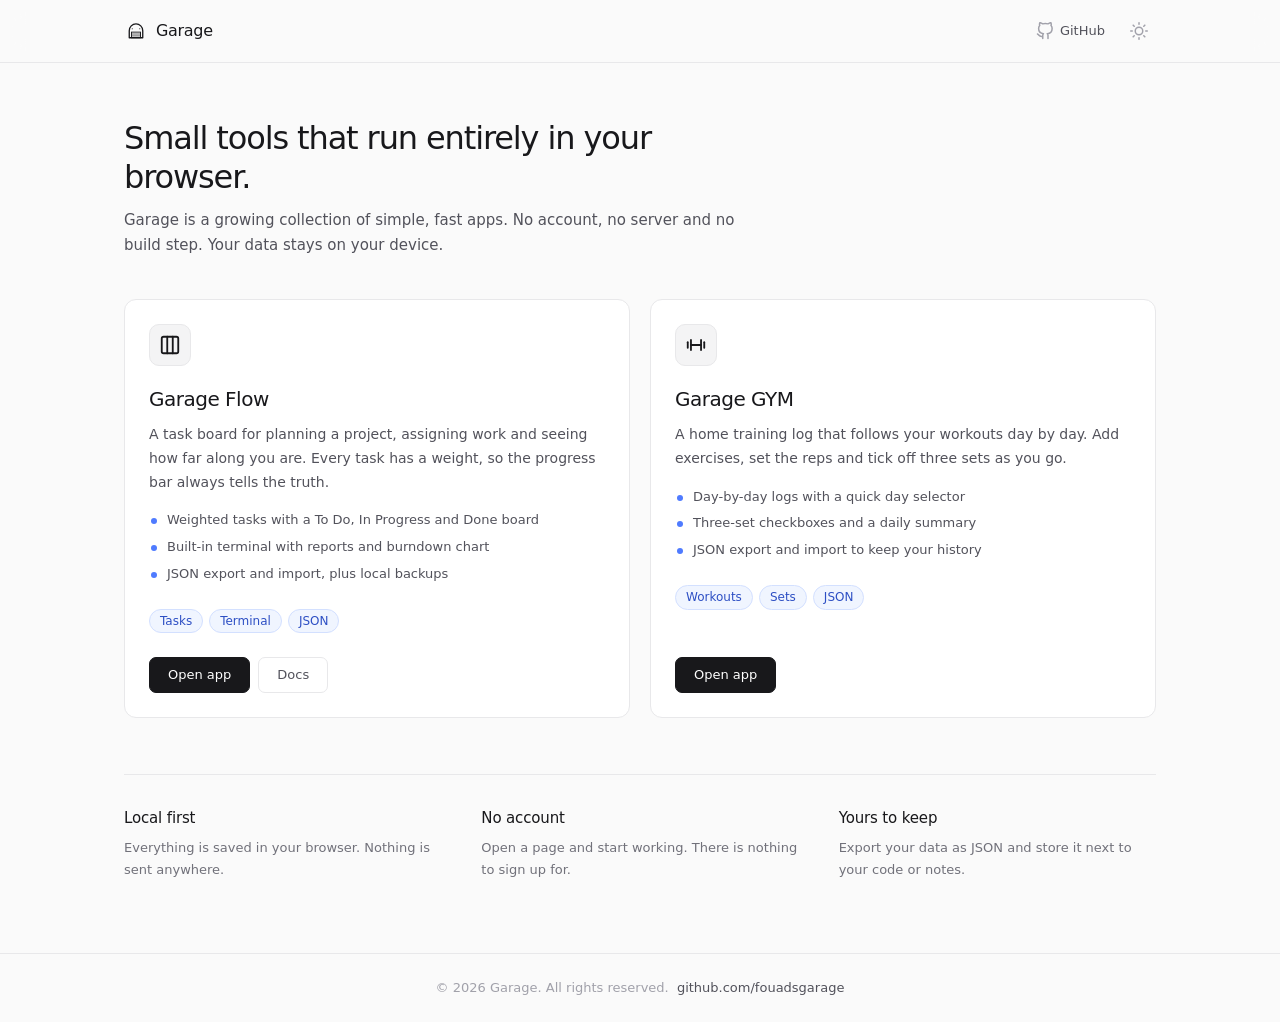
<file: index.html>
<!DOCTYPE html>
<html lang="en">
    <head>
        <meta charset="UTF-8">
        <meta name="viewport" content="width=device-width, initial-scale=1.0, maximum-scale=1.0, user-scalable=no">
        <title>Garage — Small Tools That Run in Your Browser</title>
        <meta name="description" content="Garage is a collection of small browser-based tools: Garage Flow, a weighted task board with a built-in terminal, and Garage GYM, a home workout log. No account, no server.">
        <meta name="author" content="Fouad Salehi">
        <meta name="keywords" content="Garage, Garage Flow, Garage GYM, task board, workout tracker, offline tools, browser tools, Fouad Salehi">
        <meta name="robots" content="index, follow">
        <meta name="theme-color" content="#fafafa" media="(prefers-color-scheme: light)">
        <meta name="theme-color" content="#0b0b0d" media="(prefers-color-scheme: dark)">
        <link rel="canonical" href="https://fouadsgarage.github.io/">
        <link rel="icon" href="favicon.ico" sizes="any">
        <link rel="apple-touch-icon" href="favicon.ico">

        <script>
            (function () {
                var theme = null;
                try { theme = localStorage.getItem('garage-theme'); } catch (e) {}
                if (theme !== 'light' && theme !== 'dark') {
                    theme = window.matchMedia('(prefers-color-scheme: dark)').matches ? 'dark' : 'light';
                }
                document.documentElement.dataset.theme = theme;
            })();
        </script>

        <link rel="stylesheet" href="dashboard/assets/stylesheets/style.css">
        <script src="dashboard/assets/engines/engine.js" defer></script>
    </head>
    <body>
        <header class="dp-flex ai-center">
            <div class="brandmark dp-flex ai-center">
                <svg class="brand-logo" xmlns="http://www.w3.org/2000/svg" width="24" height="24" viewBox="0 0 512 512" aria-hidden="true">
                    <path d="M112 400 V248 a144 144 0 0 1 288 0 V400 Z" fill="none" stroke="currentColor" stroke-width="28" stroke-linejoin="round"/>
                    <rect x="160" y="280" width="192" height="120" fill="none" stroke="currentColor" stroke-width="20"/>
                    <line x1="160" y1="320" x2="352" y2="320" stroke="currentColor" stroke-width="14" stroke-linecap="round"/>
                    <line x1="160" y1="360" x2="352" y2="360" stroke="currentColor" stroke-width="14" stroke-linecap="round"/>
                    <circle cx="176" cy="208" r="12" fill="currentColor"/>
                    <circle cx="336" cy="208" r="12" fill="currentColor"/>
                </svg>
                <h1>Garage</h1>
            </div>
            <nav class="dp-flex ai-center">
                <a href="https://github.com/fouadsgarage" target="_blank" rel="noopener" class="dp-flex ai-center jc-center">
                    <svg xmlns="http://www.w3.org/2000/svg" width="18" height="18" viewBox="0 0 24 24"
                        fill="none" stroke="currentColor" stroke-width="2"
                        stroke-linecap="round" stroke-linejoin="round" aria-hidden="true">
                        <path d="M9 19c-5 1.5-5-2.5-7-3m14 6v-3.87a3.37 3.37 0 0 0-.94-2.61c3.14-.35 6.44-1.54 6.44-7A5.44 5.44 0 0 0 20 4.77 5.07 5.07 0 0 0 19.91 1S18.73.65 16 2.48a13.38 13.38 0 0 0-7 0C6.27.65 5.09 1 5.09 1A5.07 5.07 0 0 0 5 4.77a5.44 5.44 0 0 0-1.5 3.78c0 5.42 3.3 6.61 6.44 7A3.37 3.37 0 0 0 9 18.13V22"/>
                    </svg>
                    GitHub
                </a>
                <button type="button" id="theme-toggle" class="dp-flex ai-center jc-center" aria-label="Switch to dark theme" aria-pressed="false">
                    <svg class="icon-moon" xmlns="http://www.w3.org/2000/svg" width="18" height="18" viewBox="0 0 24 24"
                        fill="none" stroke="currentColor" stroke-width="2"
                        stroke-linecap="round" stroke-linejoin="round" aria-hidden="true">
                        <path d="M21 12.79A9 9 0 1 1 11.21 3 7 7 0 0 0 21 12.79z"/>
                    </svg>
                    <svg class="icon-sun" xmlns="http://www.w3.org/2000/svg" width="18" height="18" viewBox="0 0 24 24"
                        fill="none" stroke="currentColor" stroke-width="2"
                        stroke-linecap="round" stroke-linejoin="round" aria-hidden="true">
                        <circle cx="12" cy="12" r="5"/>
                        <line x1="12" y1="1" x2="12" y2="3"/>
                        <line x1="12" y1="21" x2="12" y2="23"/>
                        <line x1="4.22" y1="4.22" x2="5.64" y2="5.64"/>
                        <line x1="18.36" y1="18.36" x2="19.78" y2="19.78"/>
                        <line x1="1" y1="12" x2="3" y2="12"/>
                        <line x1="21" y1="12" x2="23" y2="12"/>
                        <line x1="4.22" y1="19.78" x2="5.64" y2="18.36"/>
                        <line x1="18.36" y1="5.64" x2="19.78" y2="4.22"/>
                    </svg>
                </button>
            </nav>
        </header>
        <main>
            <article>
                <section class="welcome-message">
                    <p>Small tools that run entirely in your browser.</p>
                    <span>Garage is a growing collection of simple, fast apps. No account, no server and no build step. Your data stays on your device.</span>
                </section>

                <section class="projects" id="projects" aria-label="Projects">
                    <div class="project-card">
                        <div class="project-icon">
                            <svg xmlns="http://www.w3.org/2000/svg" width="22" height="22" viewBox="0 0 24 24"
                                fill="none" stroke="currentColor" stroke-width="2"
                                stroke-linecap="round" stroke-linejoin="round" aria-hidden="true">
                                <rect x="3" y="3" width="18" height="18" rx="2"/>
                                <line x1="9" y1="3" x2="9" y2="21"/>
                                <line x1="15" y1="3" x2="15" y2="21"/>
                            </svg>
                        </div>
                        <h2>Garage Flow</h2>
                        <p class="project-text">A task board for planning a project, assigning work and seeing how far along you are. Every task has a weight, so the progress bar always tells the truth.</p>
                        <ul class="project-features">
                            <li>Weighted tasks with a To Do, In Progress and Done board</li>
                            <li>Built-in terminal with reports and burndown chart</li>
                            <li>JSON export and import, plus local backups</li>
                        </ul>
                        <div class="project-tags">
                            <span class="project-tag">Tasks</span>
                            <span class="project-tag">Terminal</span>
                            <span class="project-tag">JSON</span>
                        </div>
                        <div class="project-links">
                            <a href="flow/tasks" class="btn-primary">Open app</a>
                            <a href="flow" class="btn-secondary">Docs</a>
                        </div>
                    </div>

                    <div class="project-card">
                        <div class="project-icon">
                            <svg xmlns="http://www.w3.org/2000/svg" width="22" height="22" viewBox="0 0 24 24"
                                fill="none" stroke="currentColor" stroke-width="2"
                                stroke-linecap="round" stroke-linejoin="round" aria-hidden="true">
                                <path d="M6.5 6.5v11"/>
                                <path d="M17.5 6.5v11"/>
                                <path d="M3 9v6"/>
                                <path d="M21 9v6"/>
                                <path d="M6.5 12h11"/>
                            </svg>
                        </div>
                        <h2>Garage GYM</h2>
                        <p class="project-text">A home training log that follows your workouts day by day. Add exercises, set the reps and tick off three sets as you go.</p>
                        <ul class="project-features">
                            <li>Day-by-day logs with a quick day selector</li>
                            <li>Three-set checkboxes and a daily summary</li>
                            <li>JSON export and import to keep your history</li>
                        </ul>
                        <div class="project-tags">
                            <span class="project-tag">Workouts</span>
                            <span class="project-tag">Sets</span>
                            <span class="project-tag">JSON</span>
                        </div>
                        <div class="project-links">
                            <a href="gym" class="btn-primary">Open app</a>
                        </div>
                    </div>
                </section>

                <section class="highlights" aria-label="Principles">
                    <div class="highlight">
                        <h3>Local first</h3>
                        <p>Everything is saved in your browser. Nothing is sent anywhere.</p>
                    </div>
                    <div class="highlight">
                        <h3>No account</h3>
                        <p>Open a page and start working. There is nothing to sign up for.</p>
                    </div>
                    <div class="highlight">
                        <h3>Yours to keep</h3>
                        <p>Export your data as JSON and store it next to your code or notes.</p>
                    </div>
                </section>
            </article>
        </main>
        <footer class="dp-flex ai-center jc-center">
            <p>
                &copy; 2026 Garage. All rights reserved.
                <a href="https://github.com/fouadsgarage" target="_blank" rel="noopener">github.com/fouadsgarage</a>
            </p>
        </footer>
    </body>
</html>
</file>
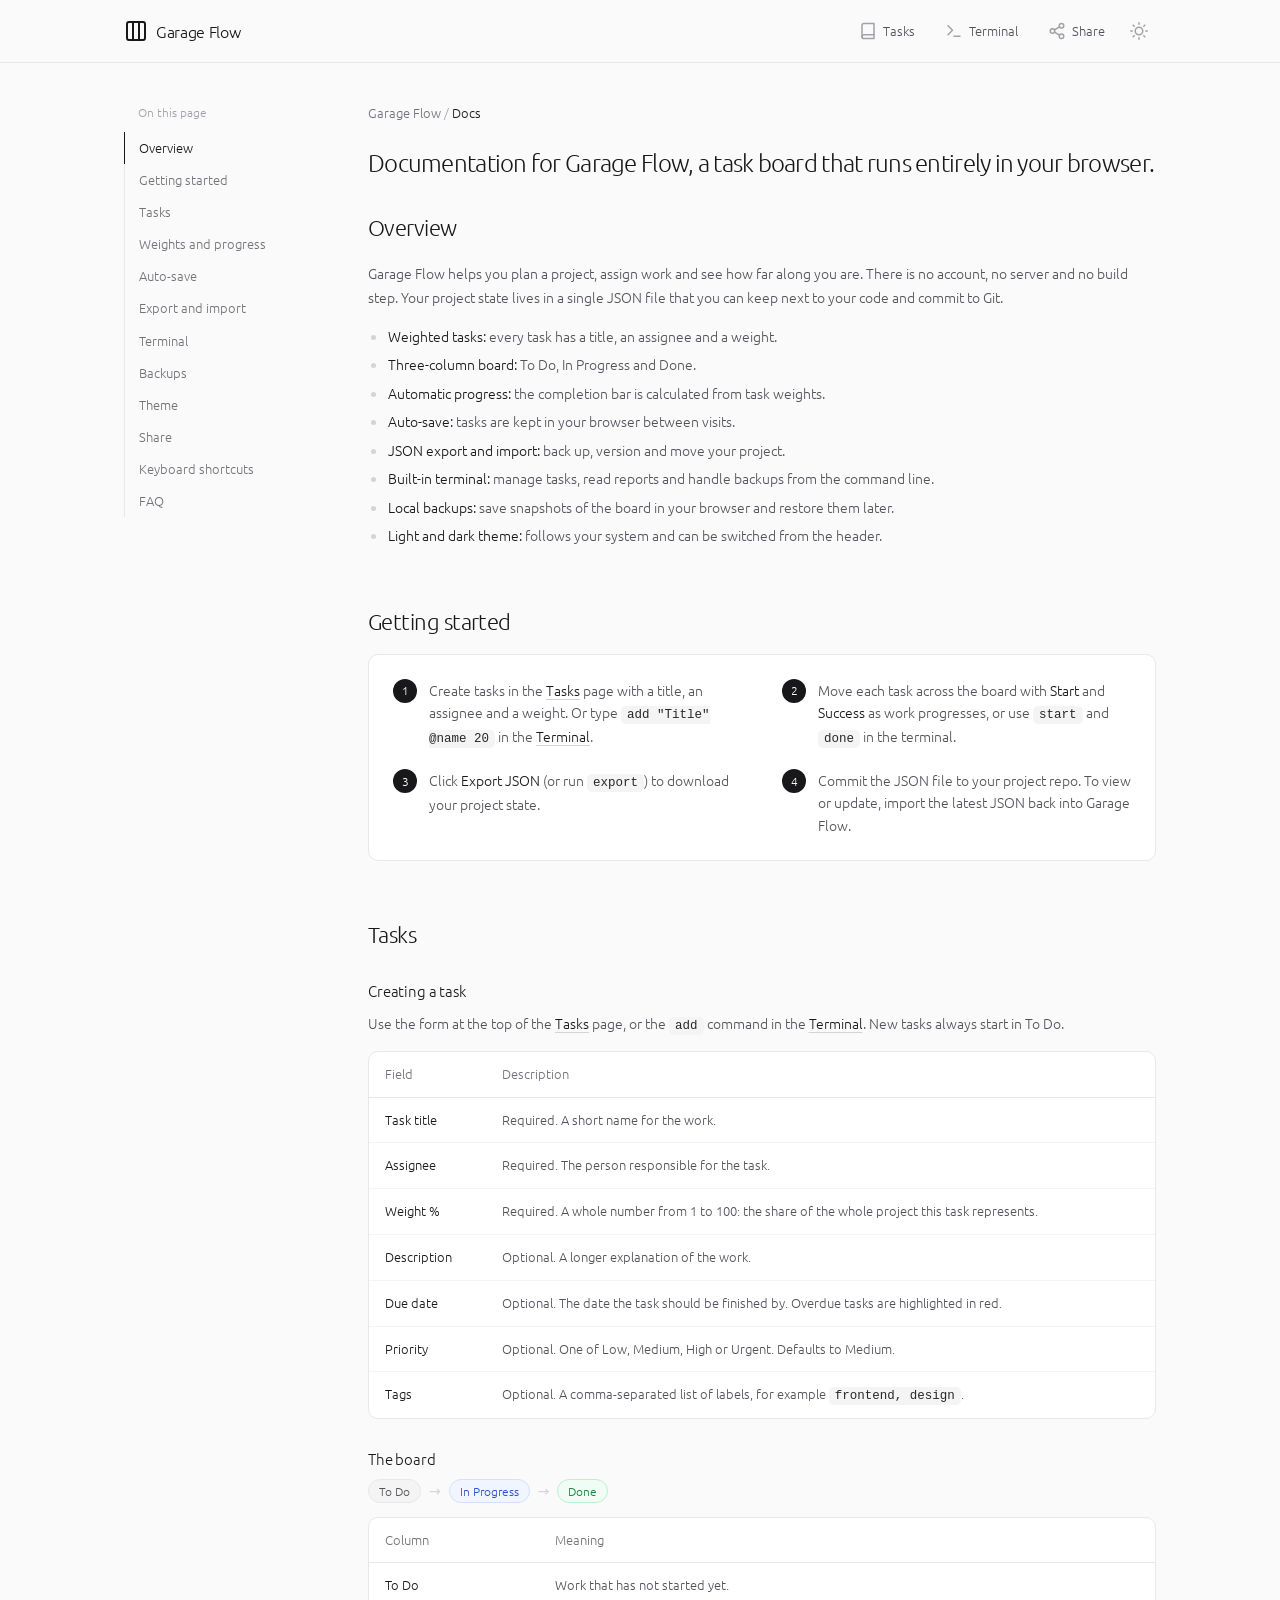
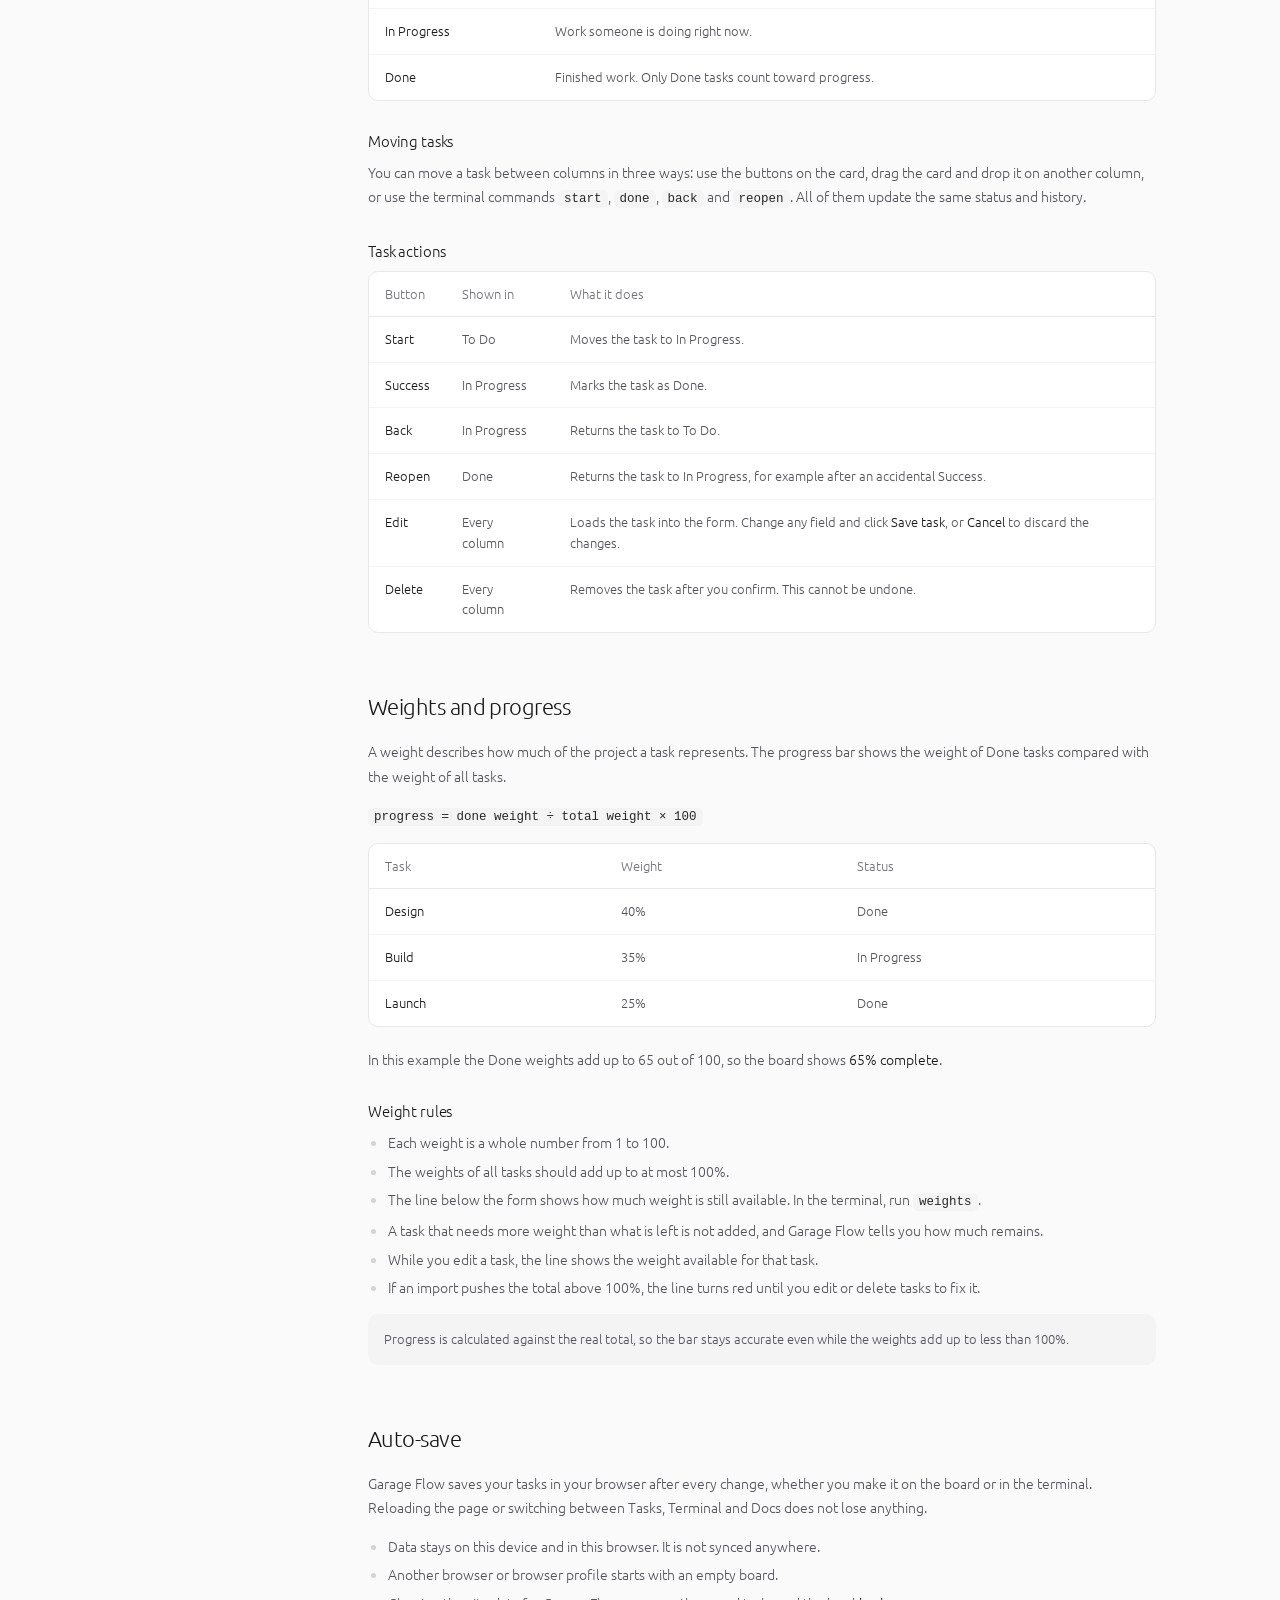
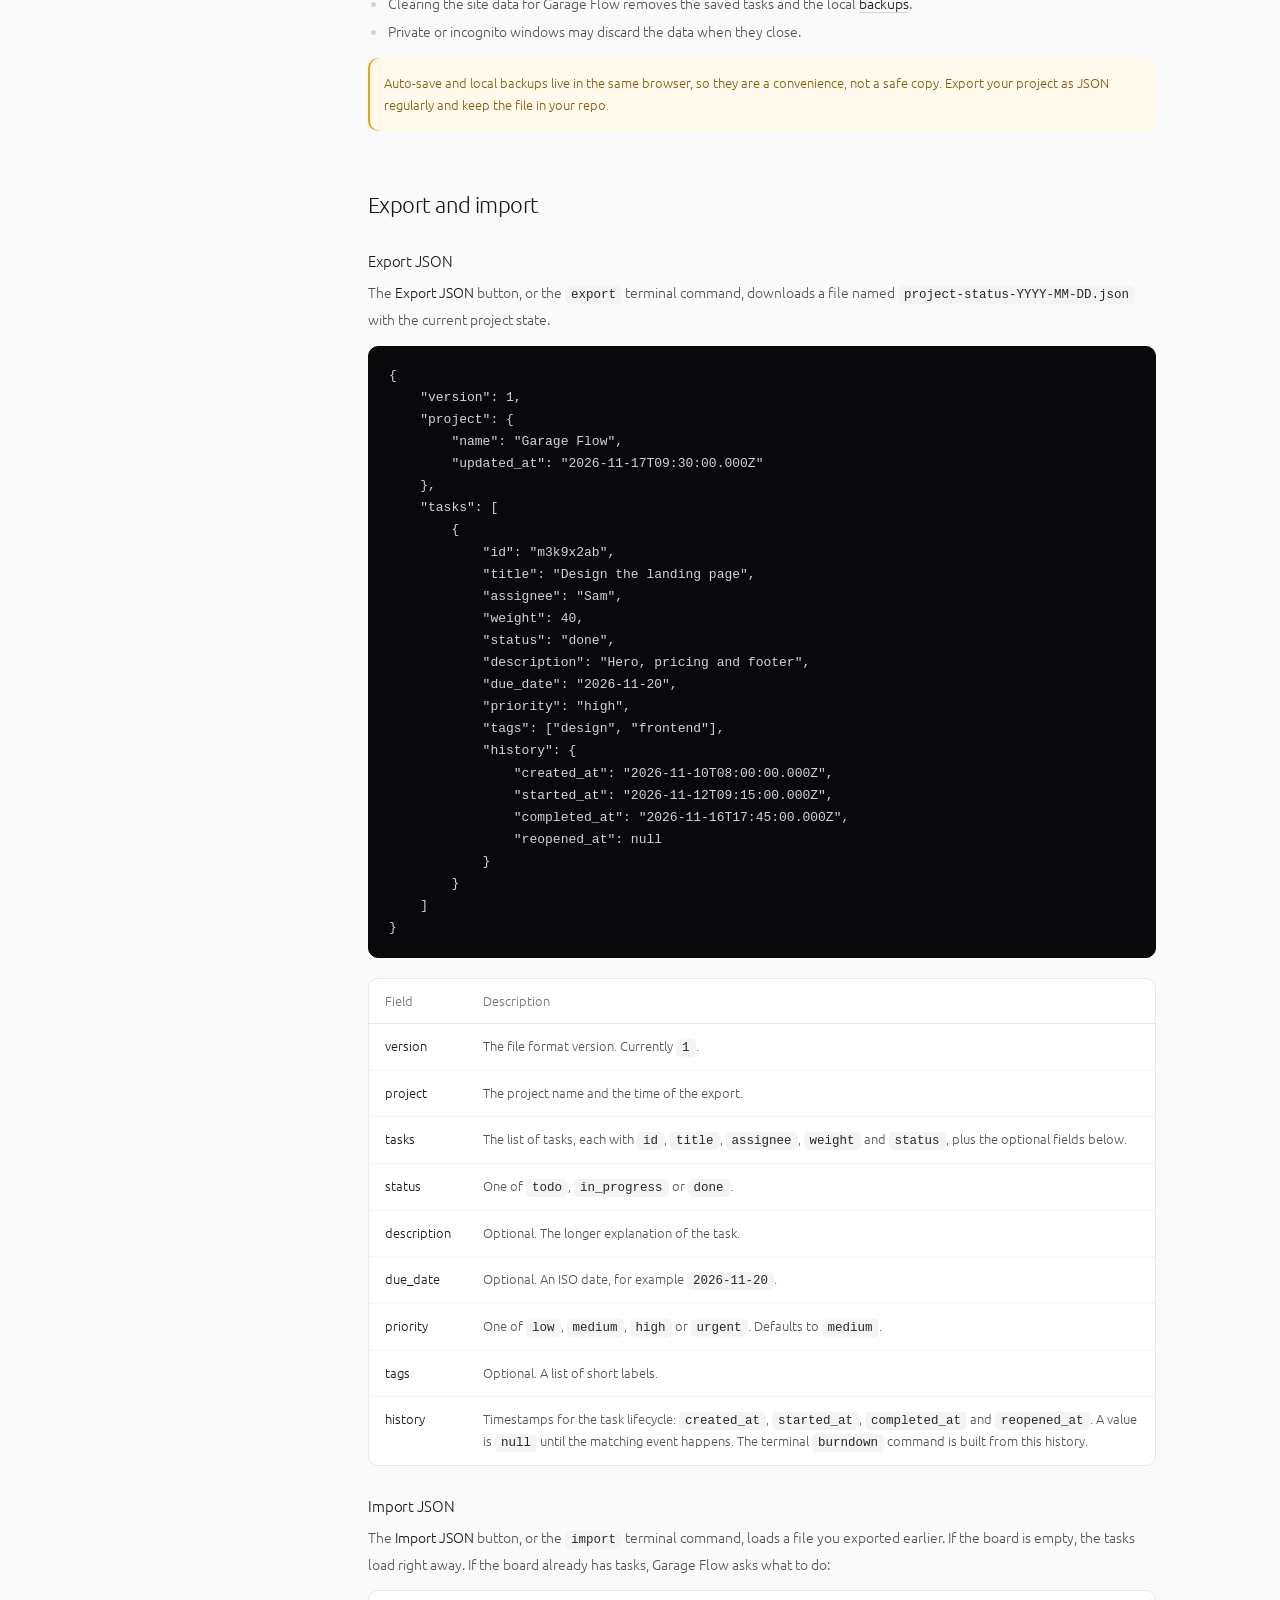
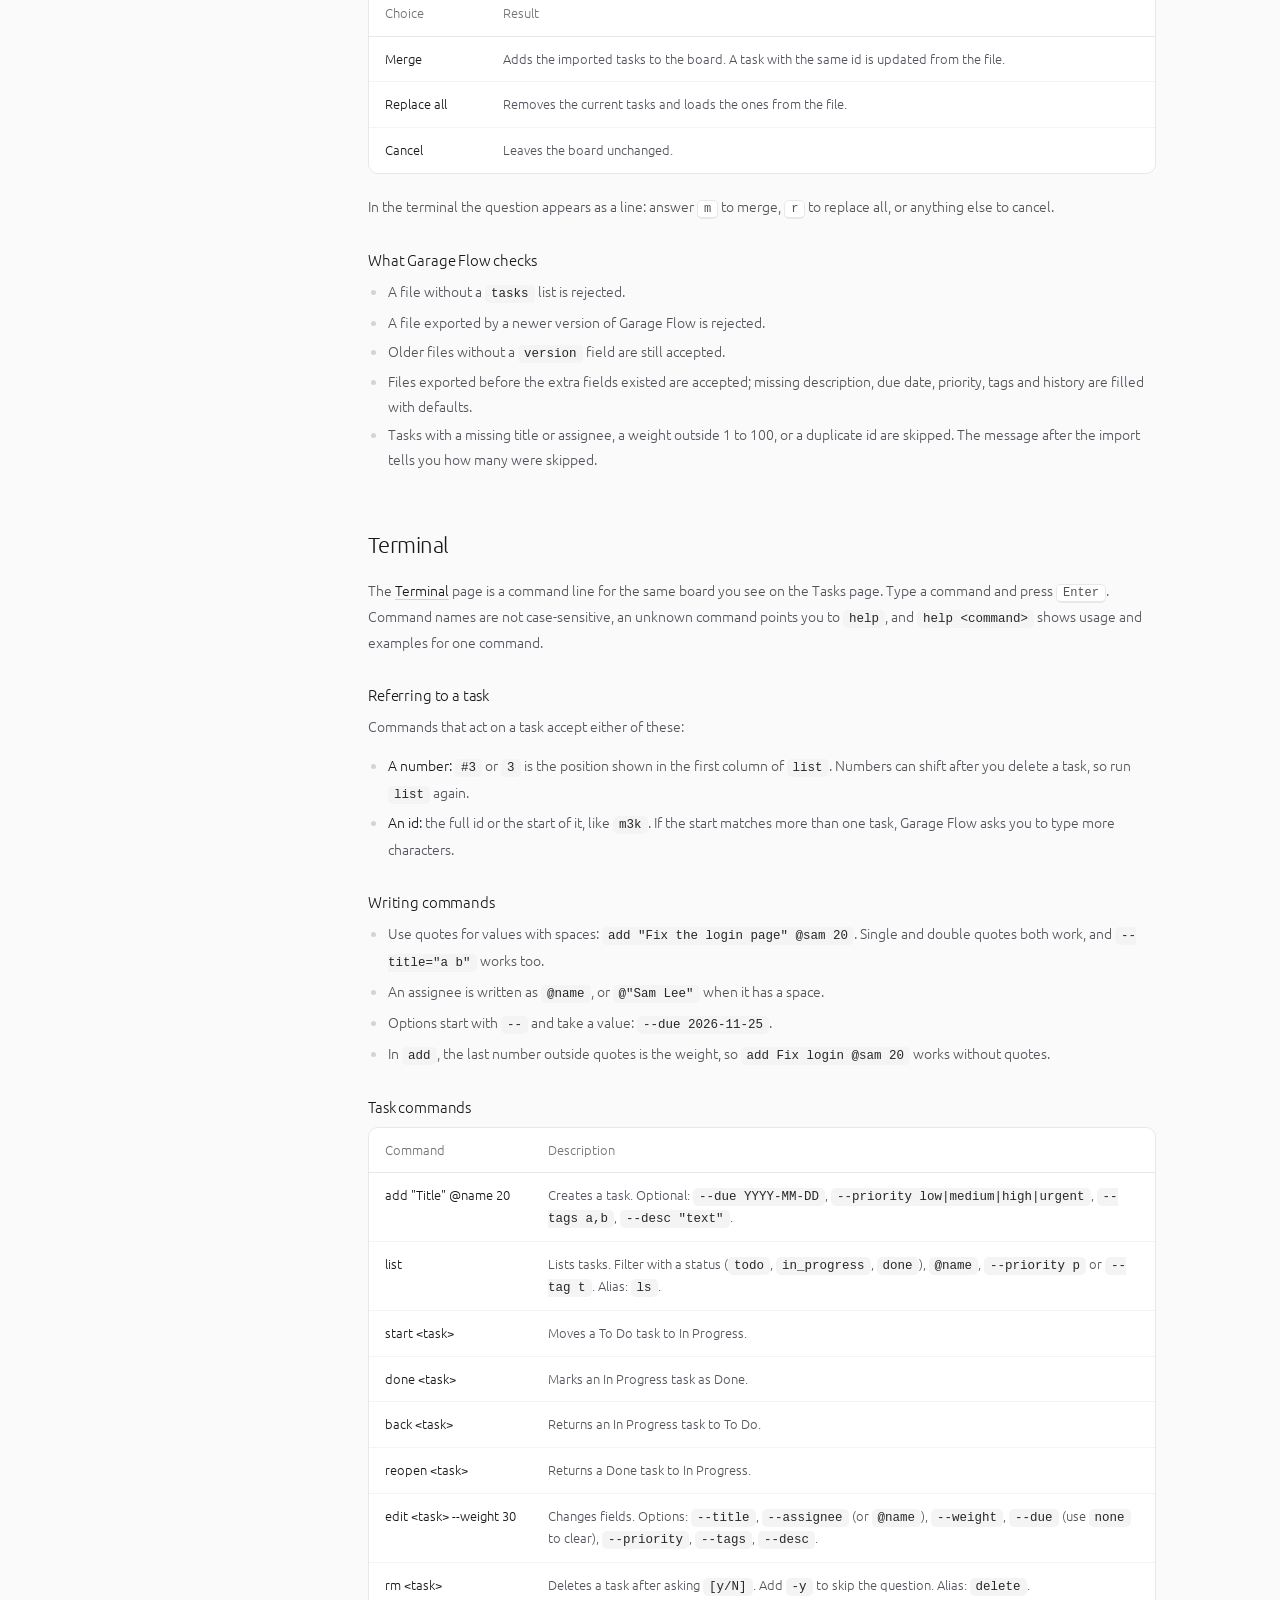
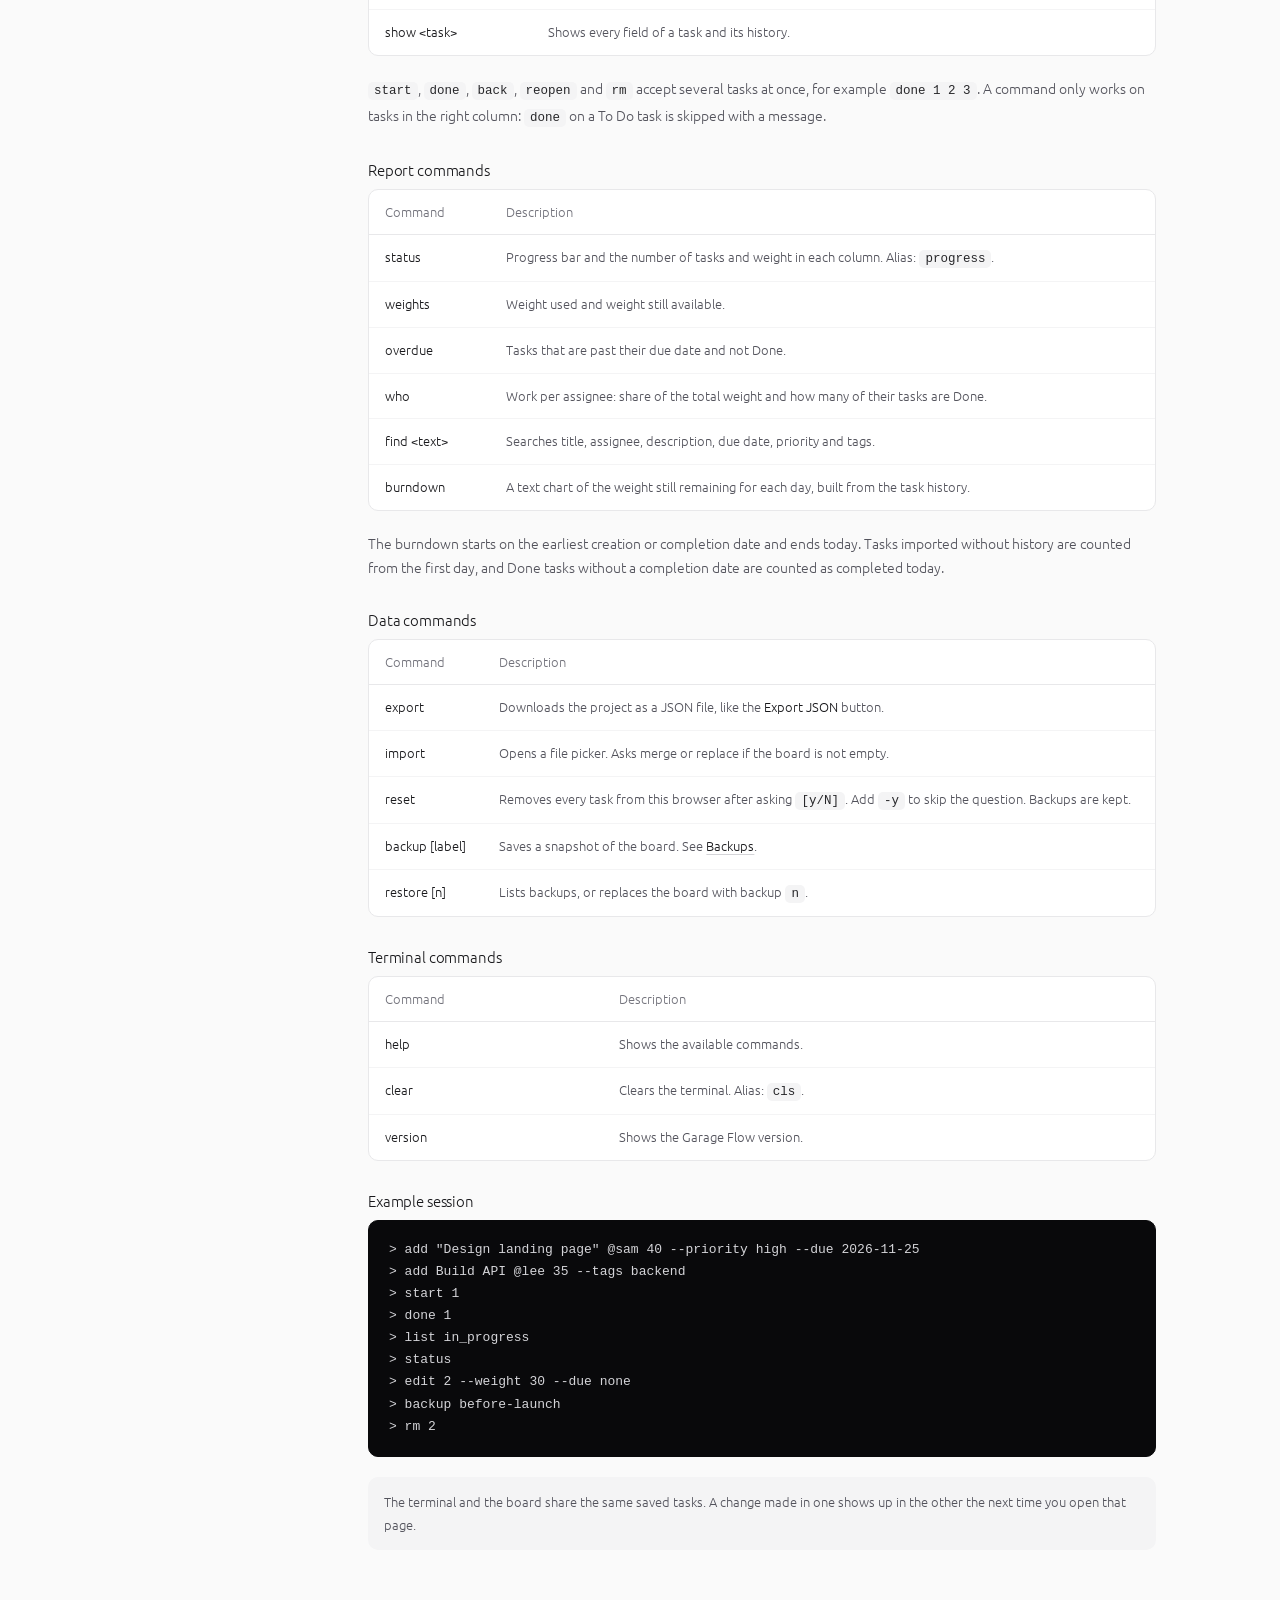
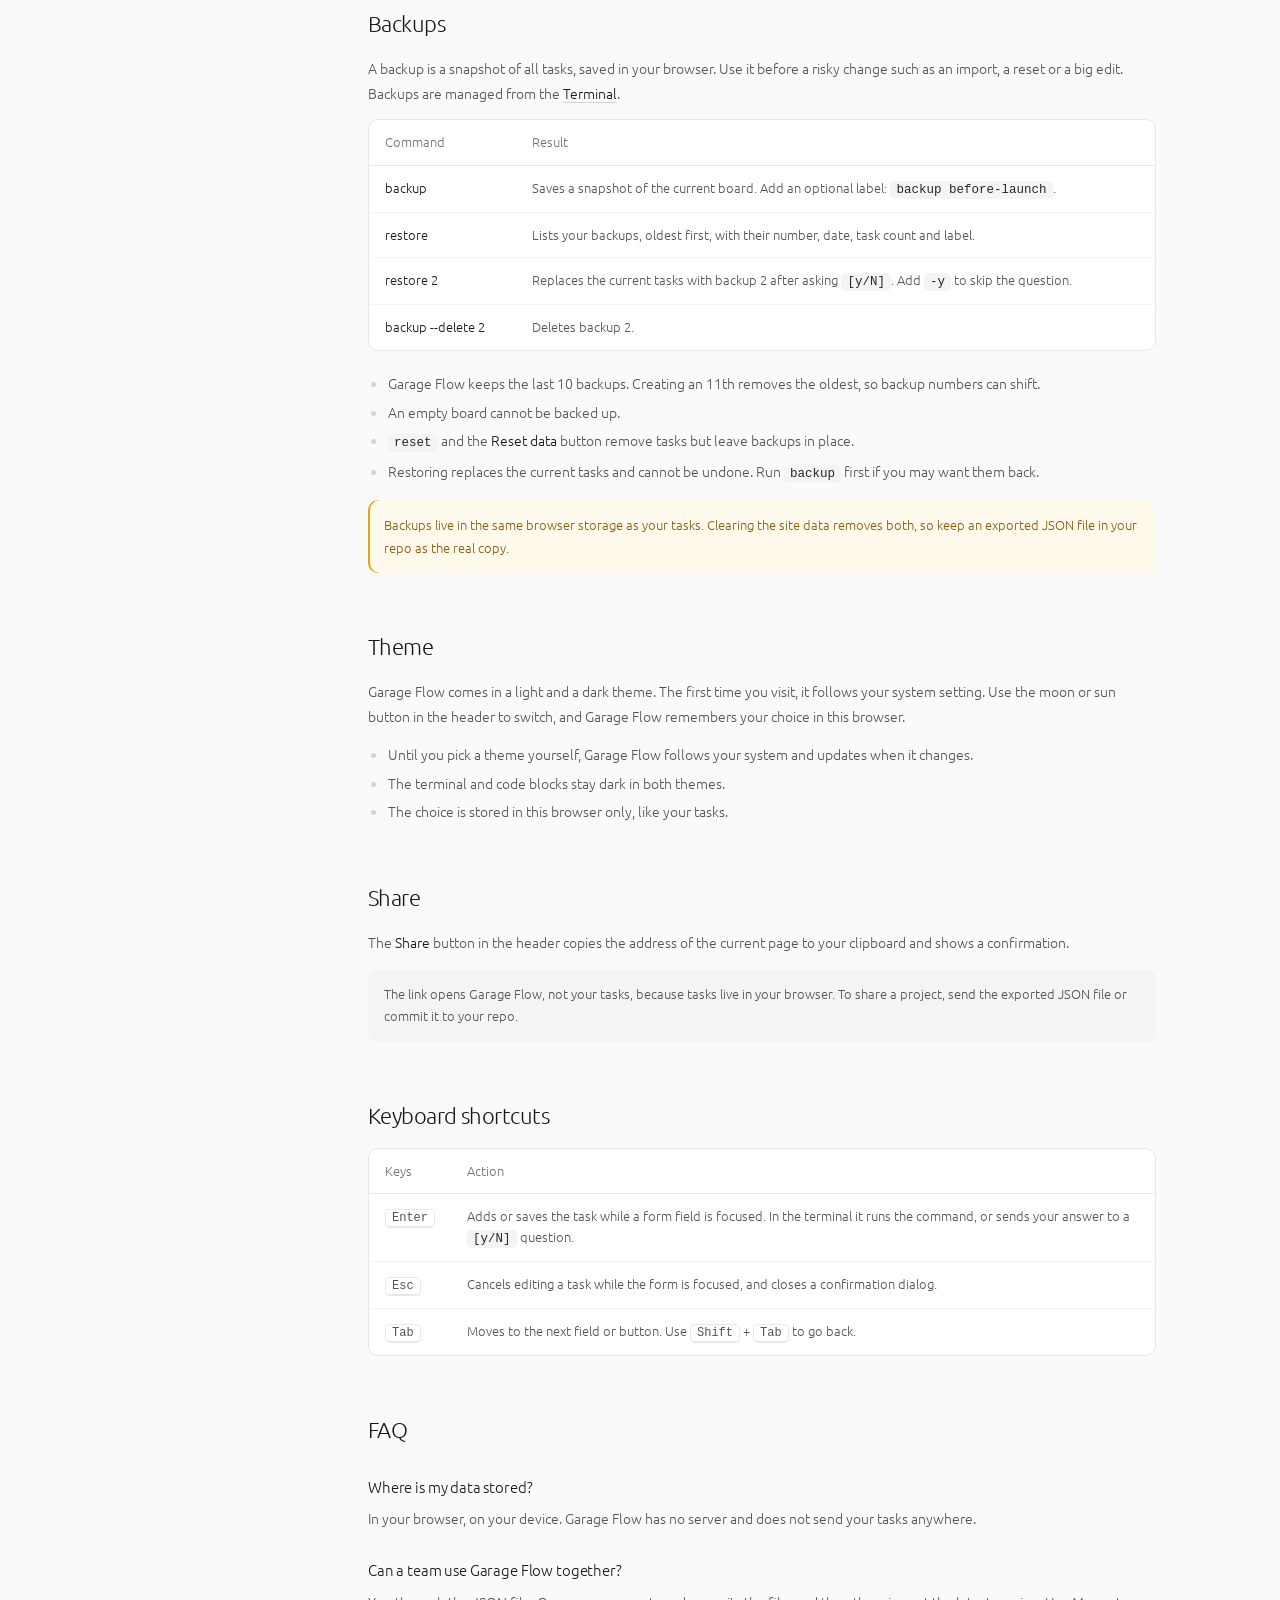
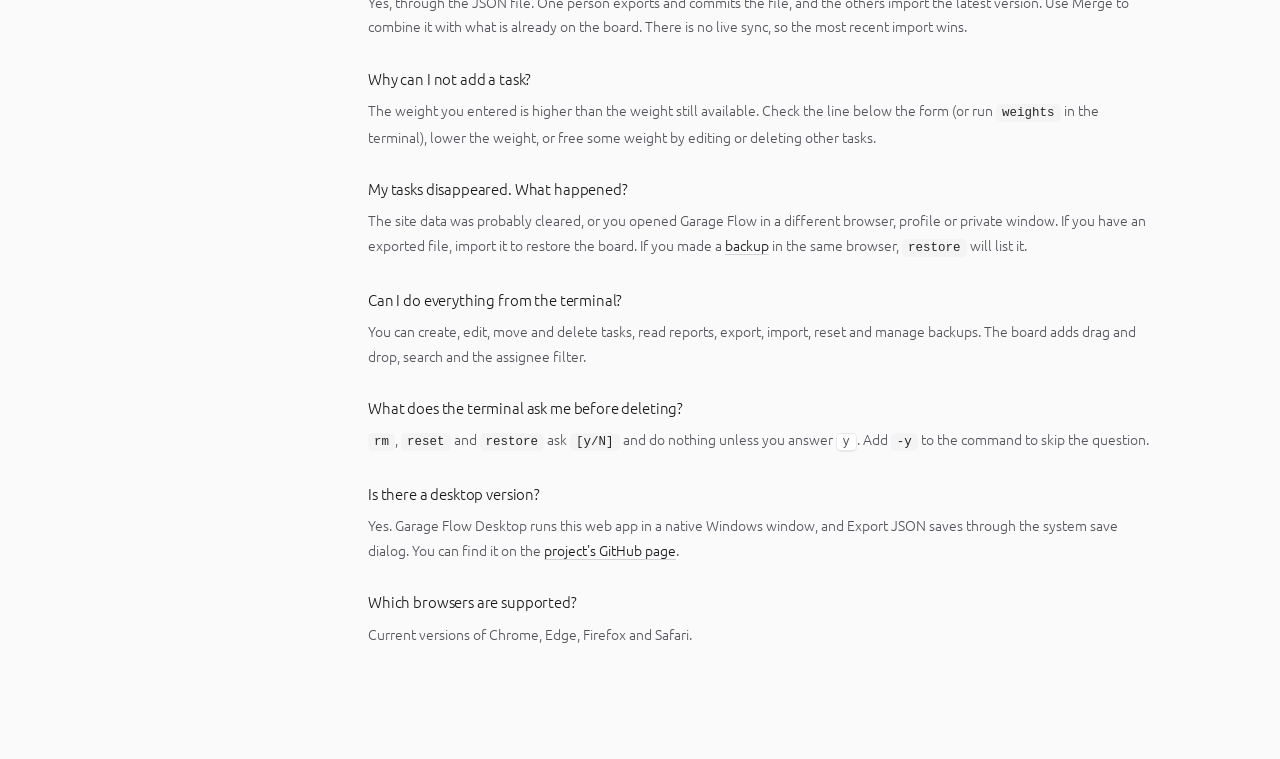
<file: flow/index.html>
<!DOCTYPE html>
<html lang="en">
    <head>
        <meta charset="UTF-8">
        <meta name="viewport" content="width=device-width, initial-scale=1.0, maximum-scale=1.0, user-scalable=no">
        <title>Garage Flow — Local Task Board with Weighted Tasks & Terminal</title>
        <meta name="description" content="Garage Flow is a browser-based task board with weighted progress tracking, a built-in terminal, JSON export/import and local backups. No account, no server, no build step.">
        <meta name="author" content="Fouad Salehi">
        <meta name="keywords" content="Garage Flow, task board, kanban, weighted tasks, progress tracking, terminal, JSON export, offline task manager, browser task manager, project management, Fouad Salehi">
        <meta name="robots" content="index, follow">
        <meta name="theme-color" content="#fafafa" media="(prefers-color-scheme: light)">
        <meta name="theme-color" content="#0b0b0d" media="(prefers-color-scheme: dark)">
        <link rel="canonical" href="https://fouadsgarage.github.io/garage/flow/">
        <link rel="icon" href="favicon.ico" sizes="any">
        <link rel="apple-touch-icon" href="favicon.ico">

        <script>
            (function () {
                var theme = null;
                try { theme = localStorage.getItem('garage-flow-theme'); } catch (e) {}
                if (theme !== 'light' && theme !== 'dark') {
                    theme = window.matchMedia('(prefers-color-scheme: dark)').matches ? 'dark' : 'light';
                }
                document.documentElement.dataset.theme = theme;
            })();
        </script>

        <link rel="stylesheet" href="dashboard/assets/stylesheets/style.css">
        <script src="dashboard/assets/engines/engine.js" defer></script>
    </head>
    <body>
        <header class="dp-flex ai-center">
            <div class="brandmark dp-flex ai-center">
                <svg class="brand-logo" xmlns="http://www.w3.org/2000/svg" width="24" height="24" viewBox="0 0 24 24" fill="none" stroke="currentColor" stroke-width="2" stroke-linecap="round" stroke-linejoin="round" aria-hidden="true">
                    <rect x="3" y="3" width="18" height="18" rx="2"/>
                    <line x1="9" y1="3" x2="9" y2="21"/>
                    <line x1="15" y1="3" x2="15" y2="21"/>
                </svg>
                <h1>Garage Flow</h1>
            </div>
            <nav class="dp-flex ai-center">
                <a href="tasks" class="dp-flex ai-center jc-center">
                    <svg xmlns="http://www.w3.org/2000/svg" width="18" height="18" viewBox="0 0 24 24"
                        fill="none" stroke="currentColor" stroke-width="2"
                        stroke-linecap="round" stroke-linejoin="round" aria-hidden="true">
                        <path d="M4 19.5A2.5 2.5 0 0 1 6.5 17H20"/>
                        <path d="M6.5 2H20v20H6.5A2.5 2.5 0 0 1 4 19.5v-15A2.5 2.5 0 0 1 6.5 2z"/>
                    </svg>
                    Tasks
                </a>
                <a href="terminal" class="dp-flex ai-center jc-center">
                    <svg xmlns="http://www.w3.org/2000/svg" width="18" height="18" viewBox="0 0 24 24"
                        fill="none" stroke="currentColor" stroke-width="2"
                        stroke-linecap="round" stroke-linejoin="round" aria-hidden="true">
                        <polyline points="4 17 10 11 4 5"/>
                        <line x1="12" y1="19" x2="20" y2="19"/>
                    </svg>
                    Terminal
                </a>
                <a href="" class="dp-flex ai-center jc-center" id="share-btn">
                    <svg xmlns="http://www.w3.org/2000/svg" width="18" height="18" viewBox="0 0 24 24"
                        fill="none" stroke="currentColor" stroke-width="2"
                        stroke-linecap="round" stroke-linejoin="round" aria-hidden="true">
                        <circle cx="18" cy="5" r="3"/>
                        <circle cx="6" cy="12" r="3"/>
                        <circle cx="18" cy="19" r="3"/>
                        <line x1="8.59" y1="13.51" x2="15.42" y2="17.49"/>
                        <line x1="15.41" y1="6.51" x2="8.59" y2="10.49"/>
                    </svg>
                    Share
                </a>
                <button type="button" id="theme-toggle" class="dp-flex ai-center jc-center" aria-label="Switch to dark theme" aria-pressed="false">
                    <svg class="icon-moon" xmlns="http://www.w3.org/2000/svg" width="18" height="18" viewBox="0 0 24 24"
                        fill="none" stroke="currentColor" stroke-width="2"
                        stroke-linecap="round" stroke-linejoin="round" aria-hidden="true">
                        <path d="M21 12.79A9 9 0 1 1 11.21 3 7 7 0 0 0 21 12.79z"/>
                    </svg>
                    <svg class="icon-sun" xmlns="http://www.w3.org/2000/svg" width="18" height="18" viewBox="0 0 24 24"
                        fill="none" stroke="currentColor" stroke-width="2"
                        stroke-linecap="round" stroke-linejoin="round" aria-hidden="true">
                        <circle cx="12" cy="12" r="5"/>
                        <line x1="12" y1="1" x2="12" y2="3"/>
                        <line x1="12" y1="21" x2="12" y2="23"/>
                        <line x1="4.22" y1="4.22" x2="5.64" y2="5.64"/>
                        <line x1="18.36" y1="18.36" x2="19.78" y2="19.78"/>
                        <line x1="1" y1="12" x2="3" y2="12"/>
                        <line x1="21" y1="12" x2="23" y2="12"/>
                        <line x1="4.22" y1="19.78" x2="5.64" y2="18.36"/>
                        <line x1="18.36" y1="5.64" x2="19.78" y2="4.22"/>
                    </svg>
                </button>
            </nav>
        </header>
        <main class="docs">
            <aside class="docs-nav">
                <h2>On this page</h2>
                <nav aria-label="Documentation">
                    <ul>
                        <li><a href="#overview">Overview</a></li>
                        <li><a href="#getting-started">Getting started</a></li>
                        <li><a href="#tasks">Tasks</a></li>
                        <li><a href="#weights">Weights and progress</a></li>
                        <li><a href="#auto-save">Auto-save</a></li>
                        <li><a href="#export-import">Export and import</a></li>
                        <li><a href="#terminal">Terminal</a></li>
                        <li><a href="#backups">Backups</a></li>
                        <li><a href="#theme">Theme</a></li>
                        <li><a href="#share">Share</a></li>
                        <li><a href="#shortcuts">Keyboard shortcuts</a></li>
                        <li><a href="#faq">FAQ</a></li>
                    </ul>
                </nav>
            </aside>
            <article>
                <section class="route">
                    <p><a href="/garage/flow/">Garage Flow</a> / <a href="/garage/flow/" aria-current="page">Docs</a></p>
                </section>
                <section class="welcome-message">
                    <p>Documentation for Garage Flow, a task board that runs entirely in your browser.</p>
                </section>

                <section class="doc" id="overview">
                    <h2>Overview</h2>
                    <p>Garage Flow helps you plan a project, assign work and see how far along you are. There is no account, no server and no build step. Your project state lives in a single JSON file that you can keep next to your code and commit to Git.</p>
                    <ul>
                        <li><strong>Weighted tasks:</strong> every task has a title, an assignee and a weight.</li>
                        <li><strong>Three-column board:</strong> To Do, In Progress and Done.</li>
                        <li><strong>Automatic progress:</strong> the completion bar is calculated from task weights.</li>
                        <li><strong>Auto-save:</strong> tasks are kept in your browser between visits.</li>
                        <li><strong>JSON export and import:</strong> back up, version and move your project.</li>
                        <li><strong>Built-in terminal:</strong> manage tasks, read reports and handle backups from the command line.</li>
                        <li><strong>Local backups:</strong> save snapshots of the board in your browser and restore them later.</li>
                        <li><strong>Light and dark theme:</strong> follows your system and can be switched from the header.</li>
                    </ul>
                </section>

                <section class="doc" id="getting-started">
                    <h2>Getting started</h2>
                    <div class="guide">
                        <div class="guide-steps">
                            <div class="step">
                                <span class="step-number">1</span>
                                <p>Create tasks in the <a href="tasks">Tasks</a> page with a title, an assignee and a weight. Or type <code>add "Title" @name 20</code> in the <a href="terminal">Terminal</a>.</p>
                            </div>
                            <div class="step">
                                <span class="step-number">2</span>
                                <p>Move each task across the board with <strong>Start</strong> and <strong>Success</strong> as work progresses, or use <code>start</code> and <code>done</code> in the terminal.</p>
                            </div>
                            <div class="step">
                                <span class="step-number">3</span>
                                <p>Click <strong>Export JSON</strong> (or run <code>export</code>) to download your project state.</p>
                            </div>
                            <div class="step">
                                <span class="step-number">4</span>
                                <p>Commit the JSON file to your project repo. To view or update, import the latest JSON back into Garage Flow.</p>
                            </div>
                        </div>
                    </div>
                </section>

                <section class="doc" id="tasks">
                    <h2>Tasks</h2>

                    <h3>Creating a task</h3>
                    <p>Use the form at the top of the <a href="tasks">Tasks</a> page, or the <code>add</code> command in the <a href="#terminal">Terminal</a>. New tasks always start in To Do.</p>
                    <div class="table-wrap">
                        <table>
                            <thead>
                                <tr>
                                    <th>Field</th>
                                    <th>Description</th>
                                </tr>
                            </thead>
                            <tbody>
                                <tr>
                                    <td>Task title</td>
                                    <td>Required. A short name for the work.</td>
                                </tr>
                                <tr>
                                    <td>Assignee</td>
                                    <td>Required. The person responsible for the task.</td>
                                </tr>
                                <tr>
                                    <td>Weight %</td>
                                    <td>Required. A whole number from 1 to 100: the share of the whole project this task represents.</td>
                                </tr>
                                <tr>
                                    <td>Description</td>
                                    <td>Optional. A longer explanation of the work.</td>
                                </tr>
                                <tr>
                                    <td>Due date</td>
                                    <td>Optional. The date the task should be finished by. Overdue tasks are highlighted in red.</td>
                                </tr>
                                <tr>
                                    <td>Priority</td>
                                    <td>Optional. One of Low, Medium, High or Urgent. Defaults to Medium.</td>
                                </tr>
                                <tr>
                                    <td>Tags</td>
                                    <td>Optional. A comma-separated list of labels, for example <code>frontend, design</code>.</td>
                                </tr>
                            </tbody>
                        </table>
                    </div>

                    <h3>The board</h3>
                    <div class="flow">
                        <span class="badge todo">To Do</span>
                        <span class="flow-arrow" aria-hidden="true">→</span>
                        <span class="badge progress">In Progress</span>
                        <span class="flow-arrow" aria-hidden="true">→</span>
                        <span class="badge done">Done</span>
                    </div>
                    <div class="table-wrap">
                        <table>
                            <thead>
                                <tr>
                                    <th>Column</th>
                                    <th>Meaning</th>
                                </tr>
                            </thead>
                            <tbody>
                                <tr>
                                    <td>To Do</td>
                                    <td>Work that has not started yet.</td>
                                </tr>
                                <tr>
                                    <td>In Progress</td>
                                    <td>Work someone is doing right now.</td>
                                </tr>
                                <tr>
                                    <td>Done</td>
                                    <td>Finished work. Only Done tasks count toward progress.</td>
                                </tr>
                            </tbody>
                        </table>
                    </div>

                    <h3>Moving tasks</h3>
                    <p>You can move a task between columns in three ways: use the buttons on the card, drag the card and drop it on another column, or use the terminal commands <code>start</code>, <code>done</code>, <code>back</code> and <code>reopen</code>. All of them update the same status and history.</p>

                    <h3>Task actions</h3>
                    <div class="table-wrap">
                        <table>
                            <thead>
                                <tr>
                                    <th>Button</th>
                                    <th>Shown in</th>
                                    <th>What it does</th>
                                </tr>
                            </thead>
                            <tbody>
                                <tr>
                                    <td>Start</td>
                                    <td>To Do</td>
                                    <td>Moves the task to In Progress.</td>
                                </tr>
                                <tr>
                                    <td>Success</td>
                                    <td>In Progress</td>
                                    <td>Marks the task as Done.</td>
                                </tr>
                                <tr>
                                    <td>Back</td>
                                    <td>In Progress</td>
                                    <td>Returns the task to To Do.</td>
                                </tr>
                                <tr>
                                    <td>Reopen</td>
                                    <td>Done</td>
                                    <td>Returns the task to In Progress, for example after an accidental Success.</td>
                                </tr>
                                <tr>
                                    <td>Edit</td>
                                    <td>Every column</td>
                                    <td>Loads the task into the form. Change any field and click <strong>Save task</strong>, or <strong>Cancel</strong> to discard the changes.</td>
                                </tr>
                                <tr>
                                    <td>Delete</td>
                                    <td>Every column</td>
                                    <td>Removes the task after you confirm. This cannot be undone.</td>
                                </tr>
                            </tbody>
                        </table>
                    </div>
                </section>

                <section class="doc" id="weights">
                    <h2>Weights and progress</h2>
                    <p>A weight describes how much of the project a task represents. The progress bar shows the weight of Done tasks compared with the weight of all tasks.</p>
                    <p><code>progress = done weight ÷ total weight × 100</code></p>

                    <div class="table-wrap">
                        <table>
                            <thead>
                                <tr>
                                    <th>Task</th>
                                    <th>Weight</th>
                                    <th>Status</th>
                                </tr>
                            </thead>
                            <tbody>
                                <tr>
                                    <td>Design</td>
                                    <td>40%</td>
                                    <td>Done</td>
                                </tr>
                                <tr>
                                    <td>Build</td>
                                    <td>35%</td>
                                    <td>In Progress</td>
                                </tr>
                                <tr>
                                    <td>Launch</td>
                                    <td>25%</td>
                                    <td>Done</td>
                                </tr>
                            </tbody>
                        </table>
                    </div>
                    <p>In this example the Done weights add up to 65 out of 100, so the board shows <strong>65% complete</strong>.</p>

                    <h3>Weight rules</h3>
                    <ul>
                        <li>Each weight is a whole number from 1 to 100.</li>
                        <li>The weights of all tasks should add up to at most 100%.</li>
                        <li>The line below the form shows how much weight is still available. In the terminal, run <code>weights</code>.</li>
                        <li>A task that needs more weight than what is left is not added, and Garage Flow tells you how much remains.</li>
                        <li>While you edit a task, the line shows the weight available for that task.</li>
                        <li>If an import pushes the total above 100%, the line turns red until you edit or delete tasks to fix it.</li>
                    </ul>
                    <div class="note">
                        <p>Progress is calculated against the real total, so the bar stays accurate even while the weights add up to less than 100%.</p>
                    </div>
                </section>

                <section class="doc" id="auto-save">
                    <h2>Auto-save</h2>
                    <p>Garage Flow saves your tasks in your browser after every change, whether you make it on the board or in the terminal. Reloading the page or switching between Tasks, Terminal and Docs does not lose anything.</p>
                    <ul>
                        <li>Data stays on this device and in this browser. It is not synced anywhere.</li>
                        <li>Another browser or browser profile starts with an empty board.</li>
                        <li>Clearing the site data for Garage Flow removes the saved tasks and the local <a href="#backups">backups</a>.</li>
                        <li>Private or incognito windows may discard the data when they close.</li>
                    </ul>
                    <div class="note warning">
                        <p>Auto-save and local backups live in the same browser, so they are a convenience, not a safe copy. Export your project as JSON regularly and keep the file in your repo.</p>
                    </div>
                </section>

                <section class="doc" id="export-import">
                    <h2>Export and import</h2>

                    <h3>Export JSON</h3>
                    <p>The <strong>Export JSON</strong> button, or the <code>export</code> terminal command, downloads a file named <code>project-status-YYYY-MM-DD.json</code> with the current project state.</p>
                    <pre><code>{
    "version": 1,
    "project": {
        "name": "Garage Flow",
        "updated_at": "2026-11-17T09:30:00.000Z"
    },
    "tasks": [
        {
            "id": "m3k9x2ab",
            "title": "Design the landing page",
            "assignee": "Sam",
            "weight": 40,
            "status": "done",
            "description": "Hero, pricing and footer",
            "due_date": "2026-11-20",
            "priority": "high",
            "tags": ["design", "frontend"],
            "history": {
                "created_at": "2026-11-10T08:00:00.000Z",
                "started_at": "2026-11-12T09:15:00.000Z",
                "completed_at": "2026-11-16T17:45:00.000Z",
                "reopened_at": null
            }
        }
    ]
}</code></pre>
                    <div class="table-wrap">
                        <table>
                            <thead>
                                <tr>
                                    <th>Field</th>
                                    <th>Description</th>
                                </tr>
                            </thead>
                            <tbody>
                                <tr>
                                    <td>version</td>
                                    <td>The file format version. Currently <code>1</code>.</td>
                                </tr>
                                <tr>
                                    <td>project</td>
                                    <td>The project name and the time of the export.</td>
                                </tr>
                                <tr>
                                    <td>tasks</td>
                                    <td>The list of tasks, each with <code>id</code>, <code>title</code>, <code>assignee</code>, <code>weight</code> and <code>status</code>, plus the optional fields below.</td>
                                </tr>
                                <tr>
                                    <td>status</td>
                                    <td>One of <code>todo</code>, <code>in_progress</code> or <code>done</code>.</td>
                                </tr>
                                <tr>
                                    <td>description</td>
                                    <td>Optional. The longer explanation of the task.</td>
                                </tr>
                                <tr>
                                    <td>due_date</td>
                                    <td>Optional. An ISO date, for example <code>2026-11-20</code>.</td>
                                </tr>
                                <tr>
                                    <td>priority</td>
                                    <td>One of <code>low</code>, <code>medium</code>, <code>high</code> or <code>urgent</code>. Defaults to <code>medium</code>.</td>
                                </tr>
                                <tr>
                                    <td>tags</td>
                                    <td>Optional. A list of short labels.</td>
                                </tr>
                                <tr>
                                    <td>history</td>
                                    <td>Timestamps for the task lifecycle: <code>created_at</code>, <code>started_at</code>, <code>completed_at</code> and <code>reopened_at</code>. A value is <code>null</code> until the matching event happens. The terminal <code>burndown</code> command is built from this history.</td>
                                </tr>
                            </tbody>
                        </table>
                    </div>

                    <h3>Import JSON</h3>
                    <p>The <strong>Import JSON</strong> button, or the <code>import</code> terminal command, loads a file you exported earlier. If the board is empty, the tasks load right away. If the board already has tasks, Garage Flow asks what to do:</p>
                    <div class="table-wrap">
                        <table>
                            <thead>
                                <tr>
                                    <th>Choice</th>
                                    <th>Result</th>
                                </tr>
                            </thead>
                            <tbody>
                                <tr>
                                    <td>Merge</td>
                                    <td>Adds the imported tasks to the board. A task with the same id is updated from the file.</td>
                                </tr>
                                <tr>
                                    <td>Replace all</td>
                                    <td>Removes the current tasks and loads the ones from the file.</td>
                                </tr>
                                <tr>
                                    <td>Cancel</td>
                                    <td>Leaves the board unchanged.</td>
                                </tr>
                            </tbody>
                        </table>
                    </div>
                    <p>In the terminal the question appears as a line: answer <kbd>m</kbd> to merge, <kbd>r</kbd> to replace all, or anything else to cancel.</p>

                    <h3>What Garage Flow checks</h3>
                    <ul>
                        <li>A file without a <code>tasks</code> list is rejected.</li>
                        <li>A file exported by a newer version of Garage Flow is rejected.</li>
                        <li>Older files without a <code>version</code> field are still accepted.</li>
                        <li>Files exported before the extra fields existed are accepted; missing description, due date, priority, tags and history are filled with defaults.</li>
                        <li>Tasks with a missing title or assignee, a weight outside 1 to 100, or a duplicate id are skipped. The message after the import tells you how many were skipped.</li>
                    </ul>
                </section>

                <section class="doc" id="terminal">
                    <h2>Terminal</h2>
                    <p>The <a href="terminal">Terminal</a> page is a command line for the same board you see on the Tasks page. Type a command and press <kbd>Enter</kbd>. Command names are not case-sensitive, an unknown command points you to <code>help</code>, and <code>help &lt;command&gt;</code> shows usage and examples for one command.</p>

                    <h3>Referring to a task</h3>
                    <p>Commands that act on a task accept either of these:</p>
                    <ul>
                        <li><strong>A number:</strong> <code>#3</code> or <code>3</code> is the position shown in the first column of <code>list</code>. Numbers can shift after you delete a task, so run <code>list</code> again.</li>
                        <li><strong>An id:</strong> the full id or the start of it, like <code>m3k</code>. If the start matches more than one task, Garage Flow asks you to type more characters.</li>
                    </ul>

                    <h3>Writing commands</h3>
                    <ul>
                        <li>Use quotes for values with spaces: <code>add "Fix the login page" @sam 20</code>. Single and double quotes both work, and <code>--title="a b"</code> works too.</li>
                        <li>An assignee is written as <code>@name</code>, or <code>@"Sam Lee"</code> when it has a space.</li>
                        <li>Options start with <code>--</code> and take a value: <code>--due 2026-11-25</code>.</li>
                        <li>In <code>add</code>, the last number outside quotes is the weight, so <code>add Fix login @sam 20</code> works without quotes.</li>
                    </ul>

                    <h3>Task commands</h3>
                    <div class="table-wrap">
                        <table>
                            <thead>
                                <tr>
                                    <th>Command</th>
                                    <th>Description</th>
                                </tr>
                            </thead>
                            <tbody>
                                <tr>
                                    <td>add "Title" @name 20</td>
                                    <td>Creates a task. Optional: <code>--due YYYY-MM-DD</code>, <code>--priority low|medium|high|urgent</code>, <code>--tags a,b</code>, <code>--desc "text"</code>.</td>
                                </tr>
                                <tr>
                                    <td>list</td>
                                    <td>Lists tasks. Filter with a status (<code>todo</code>, <code>in_progress</code>, <code>done</code>), <code>@name</code>, <code>--priority p</code> or <code>--tag t</code>. Alias: <code>ls</code>.</td>
                                </tr>
                                <tr>
                                    <td>start &lt;task&gt;</td>
                                    <td>Moves a To Do task to In Progress.</td>
                                </tr>
                                <tr>
                                    <td>done &lt;task&gt;</td>
                                    <td>Marks an In Progress task as Done.</td>
                                </tr>
                                <tr>
                                    <td>back &lt;task&gt;</td>
                                    <td>Returns an In Progress task to To Do.</td>
                                </tr>
                                <tr>
                                    <td>reopen &lt;task&gt;</td>
                                    <td>Returns a Done task to In Progress.</td>
                                </tr>
                                <tr>
                                    <td>edit &lt;task&gt; --weight 30</td>
                                    <td>Changes fields. Options: <code>--title</code>, <code>--assignee</code> (or <code>@name</code>), <code>--weight</code>, <code>--due</code> (use <code>none</code> to clear), <code>--priority</code>, <code>--tags</code>, <code>--desc</code>.</td>
                                </tr>
                                <tr>
                                    <td>rm &lt;task&gt;</td>
                                    <td>Deletes a task after asking <code>[y/N]</code>. Add <code>-y</code> to skip the question. Alias: <code>delete</code>.</td>
                                </tr>
                                <tr>
                                    <td>show &lt;task&gt;</td>
                                    <td>Shows every field of a task and its history.</td>
                                </tr>
                            </tbody>
                        </table>
                    </div>
                    <p><code>start</code>, <code>done</code>, <code>back</code>, <code>reopen</code> and <code>rm</code> accept several tasks at once, for example <code>done 1 2 3</code>. A command only works on tasks in the right column: <code>done</code> on a To Do task is skipped with a message.</p>

                    <h3>Report commands</h3>
                    <div class="table-wrap">
                        <table>
                            <thead>
                                <tr>
                                    <th>Command</th>
                                    <th>Description</th>
                                </tr>
                            </thead>
                            <tbody>
                                <tr>
                                    <td>status</td>
                                    <td>Progress bar and the number of tasks and weight in each column. Alias: <code>progress</code>.</td>
                                </tr>
                                <tr>
                                    <td>weights</td>
                                    <td>Weight used and weight still available.</td>
                                </tr>
                                <tr>
                                    <td>overdue</td>
                                    <td>Tasks that are past their due date and not Done.</td>
                                </tr>
                                <tr>
                                    <td>who</td>
                                    <td>Work per assignee: share of the total weight and how many of their tasks are Done.</td>
                                </tr>
                                <tr>
                                    <td>find &lt;text&gt;</td>
                                    <td>Searches title, assignee, description, due date, priority and tags.</td>
                                </tr>
                                <tr>
                                    <td>burndown</td>
                                    <td>A text chart of the weight still remaining for each day, built from the task history.</td>
                                </tr>
                            </tbody>
                        </table>
                    </div>
                    <p>The burndown starts on the earliest creation or completion date and ends today. Tasks imported without history are counted from the first day, and Done tasks without a completion date are counted as completed today.</p>

                    <h3>Data commands</h3>
                    <div class="table-wrap">
                        <table>
                            <thead>
                                <tr>
                                    <th>Command</th>
                                    <th>Description</th>
                                </tr>
                            </thead>
                            <tbody>
                                <tr>
                                    <td>export</td>
                                    <td>Downloads the project as a JSON file, like the <strong>Export JSON</strong> button.</td>
                                </tr>
                                <tr>
                                    <td>import</td>
                                    <td>Opens a file picker. Asks merge or replace if the board is not empty.</td>
                                </tr>
                                <tr>
                                    <td>reset</td>
                                    <td>Removes every task from this browser after asking <code>[y/N]</code>. Add <code>-y</code> to skip the question. Backups are kept.</td>
                                </tr>
                                <tr>
                                    <td>backup [label]</td>
                                    <td>Saves a snapshot of the board. See <a href="#backups">Backups</a>.</td>
                                </tr>
                                <tr>
                                    <td>restore [n]</td>
                                    <td>Lists backups, or replaces the board with backup <code>n</code>.</td>
                                </tr>
                            </tbody>
                        </table>
                    </div>

                    <h3>Terminal commands</h3>
                    <div class="table-wrap">
                        <table>
                            <thead>
                                <tr>
                                    <th>Command</th>
                                    <th>Description</th>
                                </tr>
                            </thead>
                            <tbody>
                                <tr>
                                    <td>help</td>
                                    <td>Shows the available commands.</td>
                                </tr>
                                <tr>
                                    <td>clear</td>
                                    <td>Clears the terminal. Alias: <code>cls</code>.</td>
                                </tr>
                                <tr>
                                    <td>version</td>
                                    <td>Shows the Garage Flow version.</td>
                                </tr>
                            </tbody>
                        </table>
                    </div>

                    <h3>Example session</h3>
                    <pre><code>&gt; add "Design landing page" @sam 40 --priority high --due 2026-11-25
&gt; add Build API @lee 35 --tags backend
&gt; start 1
&gt; done 1
&gt; list in_progress
&gt; status
&gt; edit 2 --weight 30 --due none
&gt; backup before-launch
&gt; rm 2</code></pre>
                    <div class="note">
                        <p>The terminal and the board share the same saved tasks. A change made in one shows up in the other the next time you open that page.</p>
                    </div>
                </section>

                <section class="doc" id="backups">
                    <h2>Backups</h2>
                    <p>A backup is a snapshot of all tasks, saved in your browser. Use it before a risky change such as an import, a reset or a big edit. Backups are managed from the <a href="terminal">Terminal</a>.</p>
                    <div class="table-wrap">
                        <table>
                            <thead>
                                <tr>
                                    <th>Command</th>
                                    <th>Result</th>
                                </tr>
                            </thead>
                            <tbody>
                                <tr>
                                    <td>backup</td>
                                    <td>Saves a snapshot of the current board. Add an optional label: <code>backup before-launch</code>.</td>
                                </tr>
                                <tr>
                                    <td>restore</td>
                                    <td>Lists your backups, oldest first, with their number, date, task count and label.</td>
                                </tr>
                                <tr>
                                    <td>restore 2</td>
                                    <td>Replaces the current tasks with backup 2 after asking <code>[y/N]</code>. Add <code>-y</code> to skip the question.</td>
                                </tr>
                                <tr>
                                    <td>backup --delete 2</td>
                                    <td>Deletes backup 2.</td>
                                </tr>
                            </tbody>
                        </table>
                    </div>
                    <ul>
                        <li>Garage Flow keeps the last 10 backups. Creating an 11th removes the oldest, so backup numbers can shift.</li>
                        <li>An empty board cannot be backed up.</li>
                        <li><code>reset</code> and the <strong>Reset data</strong> button remove tasks but leave backups in place.</li>
                        <li>Restoring replaces the current tasks and cannot be undone. Run <code>backup</code> first if you may want them back.</li>
                    </ul>
                    <div class="note warning">
                        <p>Backups live in the same browser storage as your tasks. Clearing the site data removes both, so keep an exported JSON file in your repo as the real copy.</p>
                    </div>
                </section>

                <section class="doc" id="theme">
                    <h2>Theme</h2>
                    <p>Garage Flow comes in a light and a dark theme. The first time you visit, it follows your system setting. Use the moon or sun button in the header to switch, and Garage Flow remembers your choice in this browser.</p>
                    <ul>
                        <li>Until you pick a theme yourself, Garage Flow follows your system and updates when it changes.</li>
                        <li>The terminal and code blocks stay dark in both themes.</li>
                        <li>The choice is stored in this browser only, like your tasks.</li>
                    </ul>
                </section>

                <section class="doc" id="share">
                    <h2>Share</h2>
                    <p>The <strong>Share</strong> button in the header copies the address of the current page to your clipboard and shows a confirmation.</p>
                    <div class="note">
                        <p>The link opens Garage Flow, not your tasks, because tasks live in your browser. To share a project, send the exported JSON file or commit it to your repo.</p>
                    </div>
                </section>

                <section class="doc" id="shortcuts">
                    <h2>Keyboard shortcuts</h2>
                    <div class="table-wrap">
                        <table>
                            <thead>
                                <tr>
                                    <th>Keys</th>
                                    <th>Action</th>
                                </tr>
                            </thead>
                            <tbody>
                                <tr>
                                    <td><kbd>Enter</kbd></td>
                                    <td>Adds or saves the task while a form field is focused. In the terminal it runs the command, or sends your answer to a <code>[y/N]</code> question.</td>
                                </tr>
                                <tr>
                                    <td><kbd>Esc</kbd></td>
                                    <td>Cancels editing a task while the form is focused, and closes a confirmation dialog.</td>
                                </tr>
                                <tr>
                                    <td><kbd>Tab</kbd></td>
                                    <td>Moves to the next field or button. Use <kbd>Shift</kbd> + <kbd>Tab</kbd> to go back.</td>
                                </tr>
                            </tbody>
                        </table>
                    </div>
                </section>

                <section class="doc" id="faq">
                    <h2>FAQ</h2>

                    <h3>Where is my data stored?</h3>
                    <p>In your browser, on your device. Garage Flow has no server and does not send your tasks anywhere.</p>

                    <h3>Can a team use Garage Flow together?</h3>
                    <p>Yes, through the JSON file. One person exports and commits the file, and the others import the latest version. Use Merge to combine it with what is already on the board. There is no live sync, so the most recent import wins.</p>

                    <h3>Why can I not add a task?</h3>
                    <p>The weight you entered is higher than the weight still available. Check the line below the form (or run <code>weights</code> in the terminal), lower the weight, or free some weight by editing or deleting other tasks.</p>

                    <h3>My tasks disappeared. What happened?</h3>
                    <p>The site data was probably cleared, or you opened Garage Flow in a different browser, profile or private window. If you have an exported file, import it to restore the board. If you made a <a href="#backups">backup</a> in the same browser, <code>restore</code> will list it.</p>

                    <h3>Can I do everything from the terminal?</h3>
                    <p>You can create, edit, move and delete tasks, read reports, export, import, reset and manage backups. The board adds drag and drop, search and the assignee filter.</p>

                    <h3>What does the terminal ask me before deleting?</h3>
                    <p><code>rm</code>, <code>reset</code> and <code>restore</code> ask <code>[y/N]</code> and do nothing unless you answer <kbd>y</kbd>. Add <code>-y</code> to the command to skip the question.</p>

                    <h3>Is there a desktop version?</h3>
                    <p>Yes. Garage Flow Desktop runs this web app in a native Windows window, and Export JSON saves through the system save dialog. You can find it on the <a href="https://github.com/fouadsgarage/garage-desktop" target="_blank" rel="noopener">project's GitHub page</a>.</p>

                    <h3>Which browsers are supported?</h3>
                    <p>Current versions of Chrome, Edge, Firefox and Safari.</p>
                </section>
            </article>
        </main>
        <footer class="dp-flex ai-center jc-center">
            <p>
                &copy; 2026 Garage Flow. All rights reserved.
                <a href="https://github.com/fouadsgarage" target="_blank" rel="noopener">github.com/fouadsgarage</a>
            </p>
        </footer>
    </body>
</html>
</file>
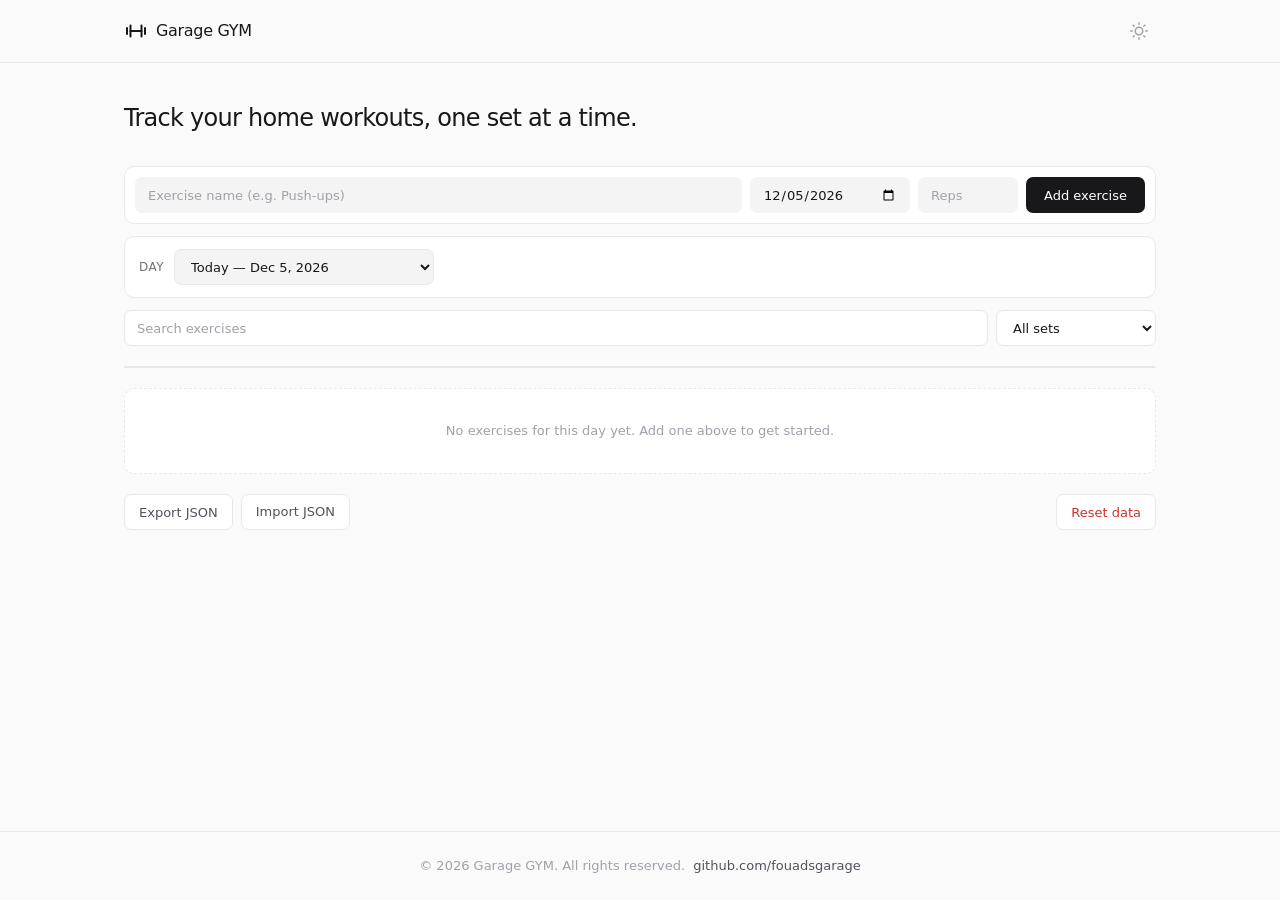
<file: gym/index.html>
<!DOCTYPE html>
<html lang="en">
<head>
    <meta charset="UTF-8">
    <meta name="viewport" content="width=device-width, initial-scale=1.0, maximum-scale=1.0, user-scalable=no">
    <title>Garage GYM — Home Training Log</title>
    <meta name="description" content="Garage GYM is a local home workout tracker with day-by-day logs, exercise names, three-set checkboxes and JSON export/import.">
    <meta name="theme-color" content="#fafafa" media="(prefers-color-scheme: light)">
    <meta name="theme-color" content="#0b0b0d" media="(prefers-color-scheme: dark)">

    <script>
        (function () {
            var theme = null;
            try { theme = localStorage.getItem('garage-gym-theme'); } catch (e) {}
            if (theme !== 'light' && theme !== 'dark') {
                theme = window.matchMedia('(prefers-color-scheme: dark)').matches ? 'dark' : 'light';
            }
            document.documentElement.dataset.theme = theme;
        })();
    </script>

    <link rel="stylesheet" href="dashboard/assets/stylesheets/style.css">
    <script src="dashboard/assets/engines/engine.js" defer></script>
</head>
<body>
    <header class="dp-flex ai-center">
        <div class="brandmark dp-flex ai-center">
            <svg class="brand-logo" xmlns="http://www.w3.org/2000/svg" width="24" height="24" viewBox="0 0 24 24" fill="none" stroke="currentColor" stroke-width="2" stroke-linecap="round" stroke-linejoin="round" aria-hidden="true">
                <path d="M6.5 6.5v11"/>
                <path d="M17.5 6.5v11"/>
                <path d="M3 9v6"/>
                <path d="M21 9v6"/>
                <path d="M6.5 12h11"/>
            </svg>
            <h1>Garage GYM</h1>
        </div>
        <nav class="dp-flex ai-center">
            <button type="button" id="theme-toggle" class="dp-flex ai-center jc-center" aria-label="Switch theme" aria-pressed="false">
                <svg class="icon-moon" xmlns="http://www.w3.org/2000/svg" width="18" height="18" viewBox="0 0 24 24" fill="none" stroke="currentColor" stroke-width="2" stroke-linecap="round" stroke-linejoin="round" aria-hidden="true">
                    <path d="M21 12.79A9 9 0 1 1 11.21 3 7 7 0 0 0 21 12.79z"/>
                </svg>
                <svg class="icon-sun" xmlns="http://www.w3.org/2000/svg" width="18" height="18" viewBox="0 0 24 24" fill="none" stroke="currentColor" stroke-width="2" stroke-linecap="round" stroke-linejoin="round" aria-hidden="true">
                    <circle cx="12" cy="12" r="5"/>
                    <line x1="12" y1="1" x2="12" y2="3"/>
                    <line x1="12" y1="21" x2="12" y2="23"/>
                    <line x1="4.22" y1="4.22" x2="5.64" y2="5.64"/>
                    <line x1="18.36" y1="18.36" x2="19.78" y2="19.78"/>
                    <line x1="1" y1="12" x2="3" y2="12"/>
                    <line x1="21" y1="12" x2="23" y2="12"/>
                    <line x1="4.22" y1="19.78" x2="5.64" y2="18.36"/>
                    <line x1="18.36" y1="5.64" x2="19.78" y2="4.22"/>
                </svg>
            </button>
        </nav>
    </header>

    <main>
        <article>
            <section class="welcome-message">
                <p>Track your home workouts, one set at a time.</p>
            </section>

            <form id="create-form" class="workout-create" autocomplete="off">
                <input type="text" id="name" name="name" placeholder="Exercise name (e.g. Push-ups)" required>
                <input type="date" id="date" name="date" required>
                <input type="number" id="reps" name="reps" placeholder="Reps" min="1" max="999">
                <button type="submit">Add exercise</button>
            </form>

            <div class="day-bar">
                <label for="day-select" class="day-label">Day</label>
                <select id="day-select" class="day-select"></select>
                <span id="day-meta" class="day-meta"></span>
            </div>

            <div class="workout-filters">
                <input type="search" id="filter-text" placeholder="Search exercises">
                <select id="filter-status">
                    <option value="">All sets</option>
                    <option value="0">No sets done</option>
                    <option value="1">1 set done</option>
                    <option value="2">2 sets done</option>
                    <option value="3">3 sets done</option>
                </select>
            </div>

            <p id="summary" class="workout-summary"></p>

            <div class="table-wrap">
                <table id="workout-table">
                    <thead>
                        <tr>
                            <th>#</th>
                            <th>Exercise</th>
                            <th>Reps</th>
                            <th>Set 1</th>
                            <th>Set 2</th>
                            <th>Set 3</th>
                            <th>Actions</th>
                        </tr>
                    </thead>
                    <tbody></tbody>
                </table>
            </div>

            <p id="empty-msg" class="empty-msg">No exercises for this day yet. Add one above to get started.</p>

            <div class="workout-actions">
                <button type="button" id="export-btn">Export JSON</button>
                <label class="import-label" for="import-input">
                    Import JSON
                    <input type="file" id="import-input" accept="application/json,.json" hidden>
                </label>
                <button type="button" id="reset-btn" class="btn-reset">Reset data</button>
            </div>
        </article>
    </main>

    <footer class="dp-flex ai-center jc-center">
        <p>&copy; 2026 Garage GYM. All rights reserved. <a href="https://github.com/fouadsgarage" target="_blank" rel="noopener">github.com/fouadsgarage</a></p>
    </footer>

    <div id="toast" class="toast" role="status" aria-live="polite"></div>

    <dialog id="confirm-dialog" class="dialog">
        <p class="dialog-message"></p>
        <div class="dialog-actions">
            <button type="button" data-action="cancel">Cancel</button>
            <button type="button" data-action="confirm" class="danger">Confirm</button>
        </div>
    </dialog>
</body>
</html>
</file>
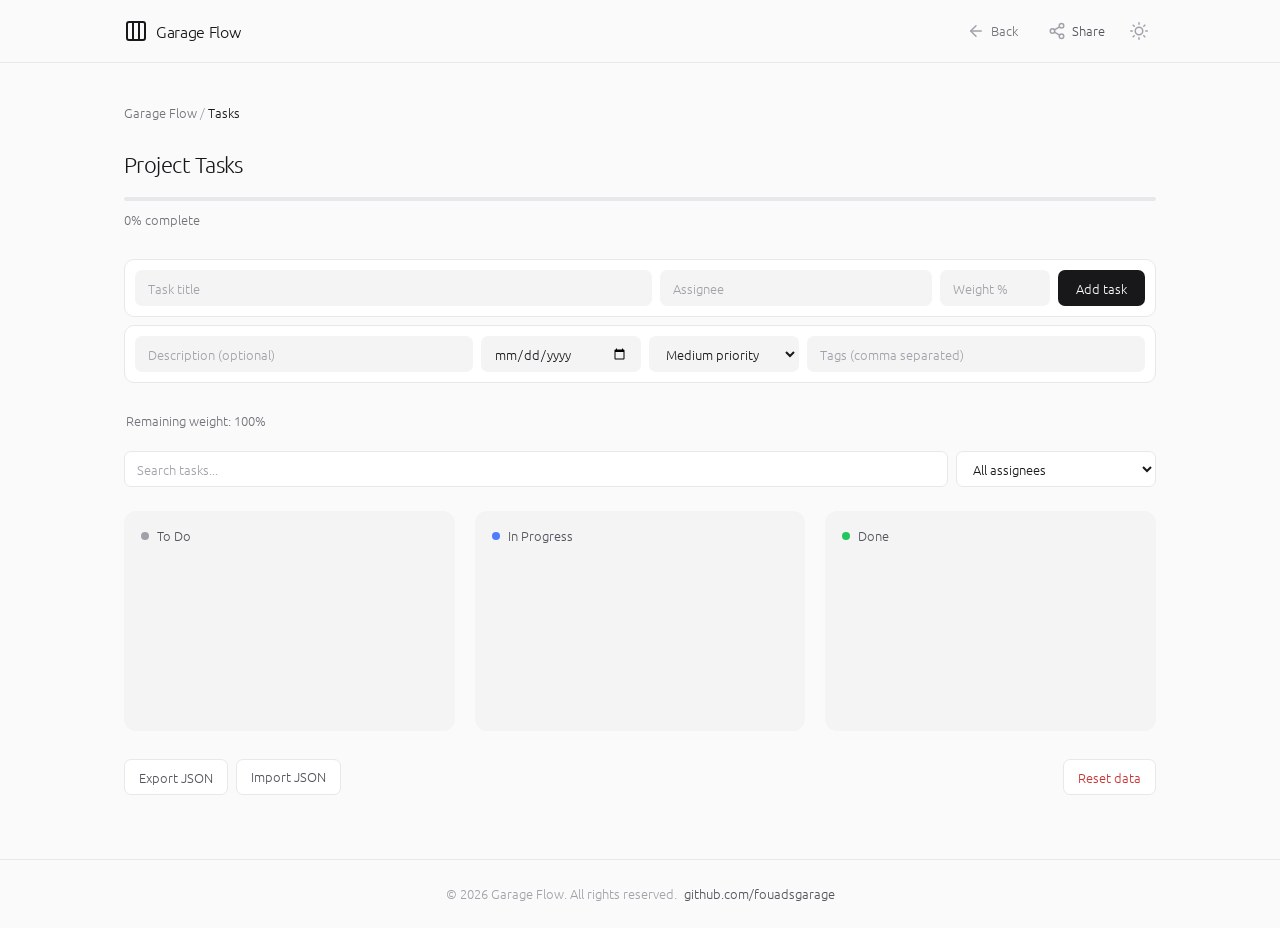
<file: flow/tasks.html>
<!DOCTYPE html>
<html lang="en">
    <head>
        <meta charset="UTF-8">
        <meta name="viewport" content="width=device-width, initial-scale=1.0, maximum-scale=1.0, user-scalable=no">
        <title>Garage Flow — Project Tasks Board</title>
        <meta name="description" content="Create weighted tasks, drag them across To Do, In Progress and Done, and track project progress in your browser.">
        <meta name="author" content="Fouad Salehi">
        <meta name="keywords" content="Garage Flow, task board, kanban, weighted tasks, progress tracking, terminal, JSON export, offline task manager, browser task manager, project management, Fouad Salehi">
        <meta name="robots" content="index, follow">
        <meta name="theme-color" content="#fafafa" media="(prefers-color-scheme: light)">
        <meta name="theme-color" content="#0b0b0d" media="(prefers-color-scheme: dark)">
        <link rel="canonical" href="https://fouadsgarage.github.io/garage/flow/tasks">
        <link rel="icon" href="favicon.ico" sizes="any">
        <link rel="apple-touch-icon" href="favicon.ico">

        <script>
            (function () {
                var theme = null;
                try { theme = localStorage.getItem('garage-flow-theme'); } catch (e) {}
                if (theme !== 'light' && theme !== 'dark') {
                    theme = window.matchMedia('(prefers-color-scheme: dark)').matches ? 'dark' : 'light';
                }
                document.documentElement.dataset.theme = theme;
            })();
        </script>

        <link rel="stylesheet" href="dashboard/assets/stylesheets/style.css">
        <script src="dashboard/assets/engines/engine.js" defer></script>
    </head>
    <body>
        <header class="dp-flex ai-center">
            <div class="brandmark dp-flex ai-center">
                <svg class="brand-logo" xmlns="http://www.w3.org/2000/svg" width="24" height="24" viewBox="0 0 24 24" fill="none" stroke="currentColor" stroke-width="2" stroke-linecap="round" stroke-linejoin="round" aria-hidden="true">
                    <rect x="3" y="3" width="18" height="18" rx="2"/>
                    <line x1="9" y1="3" x2="9" y2="21"/>
                    <line x1="15" y1="3" x2="15" y2="21"/>
                </svg>
                <h1>Garage Flow</h1>
            </div>
            <nav>
                <a href="/garage/flow/" class="dp-flex ai-center jc-center" id="back-btn" aria-label="Back">
                    <svg xmlns="http://www.w3.org/2000/svg" width="18" height="18" viewBox="0 0 24 24"
                        fill="none" stroke="currentColor" stroke-width="2"
                        stroke-linecap="round" stroke-linejoin="round" aria-hidden="true">
                        <line x1="19" y1="12" x2="5" y2="12"/>
                        <polyline points="12 19 5 12 12 5"/>
                    </svg>
                    Back
                </a>
                <a href="" class="dp-flex ai-center jc-center" id="share-btn">
                    <svg xmlns="http://www.w3.org/2000/svg" width="18" height="18" viewBox="0 0 24 24"
                        fill="none" stroke="currentColor" stroke-width="2"
                        stroke-linecap="round" stroke-linejoin="round" aria-hidden="true">
                        <circle cx="18" cy="5" r="3"/>
                        <circle cx="6" cy="12" r="3"/>
                        <circle cx="18" cy="19" r="3"/>
                        <line x1="8.59" y1="13.51" x2="15.42" y2="17.49"/>
                        <line x1="15.41" y1="6.51" x2="8.59" y2="10.49"/>
                    </svg>
                    Share
                </a>
                <button type="button" id="theme-toggle" class="dp-flex ai-center jc-center" aria-label="Switch to dark theme" aria-pressed="false">
                    <svg class="icon-moon" xmlns="http://www.w3.org/2000/svg" width="18" height="18" viewBox="0 0 24 24"
                        fill="none" stroke="currentColor" stroke-width="2"
                        stroke-linecap="round" stroke-linejoin="round" aria-hidden="true">
                        <path d="M21 12.79A9 9 0 1 1 11.21 3 7 7 0 0 0 21 12.79z"/>
                    </svg>
                    <svg class="icon-sun" xmlns="http://www.w3.org/2000/svg" width="18" height="18" viewBox="0 0 24 24"
                        fill="none" stroke="currentColor" stroke-width="2"
                        stroke-linecap="round" stroke-linejoin="round" aria-hidden="true">
                        <circle cx="12" cy="12" r="5"/>
                        <line x1="12" y1="1" x2="12" y2="3"/>
                        <line x1="12" y1="21" x2="12" y2="23"/>
                        <line x1="4.22" y1="4.22" x2="5.64" y2="5.64"/>
                        <line x1="18.36" y1="18.36" x2="19.78" y2="19.78"/>
                        <line x1="1" y1="12" x2="3" y2="12"/>
                        <line x1="21" y1="12" x2="23" y2="12"/>
                        <line x1="4.22" y1="19.78" x2="5.64" y2="18.36"/>
                        <line x1="18.36" y1="5.64" x2="19.78" y2="4.22"/>
                    </svg>
                </button>
            </nav>
        </header>
        <main>
            <article>
                <section class="route">
                    <p><a href="/garage/flow/">Garage Flow</a> / <a href="/garage/flow/tasks" aria-current="page">Tasks</a></p>
                </section>
                <section class="tasks-board">
                    <div class="board-header">
                        <h2>Project Tasks</h2>
                        <div class="progress-bar">
                            <div class="progress-fill" id="progress-fill" style="width: 0%"></div>
                        </div>
                        <span class="progress-text" id="progress-text">0% complete</span>
                    </div>

                    <form class="task-create" id="task-create">
                        <input type="text" name="title" id="task-title" placeholder="Task title" required>
                        <input type="text" name="assignee" id="task-assignee" placeholder="Assignee" required>
                        <input type="number" name="weight" id="task-weight" placeholder="Weight %" min="1" max="100" required>
                        <button type="submit">Add task</button>
                        <button type="button" class="btn-cancel" id="task-cancel" hidden>Cancel</button>
                    </form>

                    <div class="task-extra" id="task-extra">
                        <input type="text" name="description" id="task-description" placeholder="Description (optional)">
                        <input type="date" name="due_date" id="task-due-date" placeholder="Due date">
                        <select name="priority" id="task-priority">
                            <option value="low">Low priority</option>
                            <option value="medium" selected>Medium priority</option>
                            <option value="high">High priority</option>
                            <option value="urgent">Urgent</option>
                        </select>
                        <input type="text" name="tags" id="task-tags" placeholder="Tags (comma separated)">
                    </div>

                    <p class="weight-hint" id="weight-hint"></p>

                    <div class="task-filters">
                        <input type="search" id="task-search" placeholder="Search tasks...">
                        <select id="assignee-filter">
                            <option value="">All assignees</option>
                        </select>
                    </div>

                    <div class="assignee-summary" id="assignee-summary"></div>

                    <div class="board-columns" id="board-columns">
                        <div class="column" data-status="todo">
                            <h3>To Do</h3>
                        </div>
                        <div class="column" data-status="in_progress">
                            <h3>In Progress</h3>
                        </div>
                        <div class="column" data-status="done">
                            <h3>Done</h3>
                        </div>
                    </div>
                    <div class="task-actions">
                        <button type="button" id="export-json">Export JSON</button>
                        <label class="import-label">
                            Import JSON
                            <input type="file" id="import-json" accept=".json" hidden>
                        </label>
                        <button type="button" id="reset-data" class="btn-reset">Reset data</button>
                    </div>
                </section>
            </article>
        </main>
        <footer class="dp-flex ai-center jc-center">
            <p>
                &copy; 2026 Garage Flow. All rights reserved.
                <a href="https://github.com/fouadsgarage" target="_blank" rel="noopener">github.com/fouadsgarage</a>
            </p>
        </footer>
        <dialog class="dialog" id="dialog">
            <p class="dialog-message" id="dialog-message"></p>
            <div class="dialog-actions" id="dialog-actions"></div>
        </dialog>
    </body>
</html>
</file>
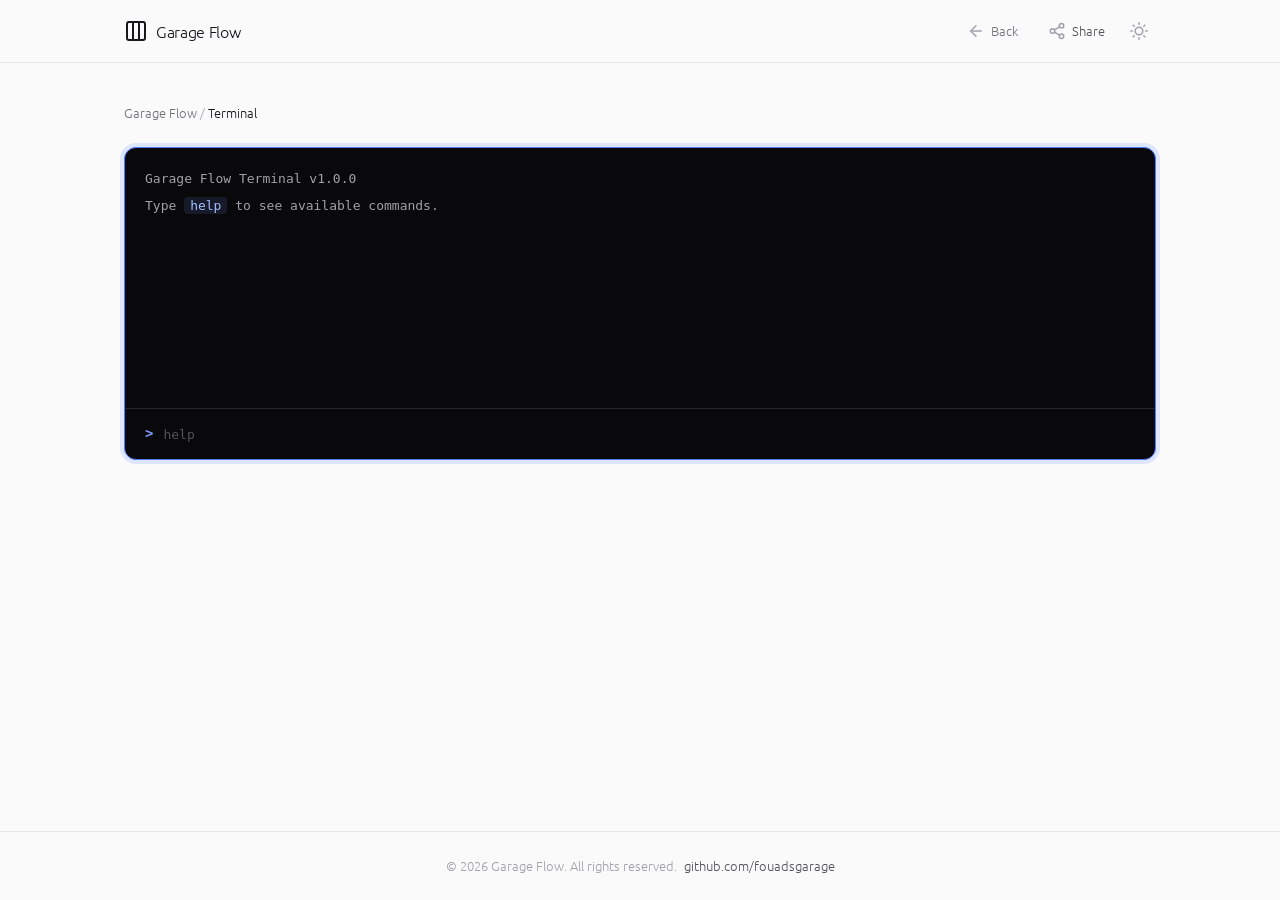
<file: flow/terminal.html>
<!DOCTYPE html>
<html lang="en">
    <head>
        <meta charset="UTF-8">
        <meta name="viewport" content="width=device-width, initial-scale=1.0, maximum-scale=1.0, user-scalable=no">
        <title>Garage Flow Terminal — Command-Line Task Management</title>
        <meta name="description" content="Manage Garage Flow tasks from the terminal: add, list, start, done, edit, reports, export, import and backups.">
        <meta name="author" content="Fouad Salehi">
        <meta name="keywords" content="Garage Flow, task board, kanban, weighted tasks, progress tracking, terminal, JSON export, offline task manager, browser task manager, project management, Fouad Salehi">
        <meta name="robots" content="index, follow">
        <meta name="theme-color" content="#fafafa" media="(prefers-color-scheme: light)">
        <meta name="theme-color" content="#0b0b0d" media="(prefers-color-scheme: dark)">
        <link rel="canonical" href="https://fouadsgarage.github.io/garage/flow/terminal">
        <link rel="icon" href="favicon.ico" sizes="any">
        <link rel="apple-touch-icon" href="favicon.ico">

        <script>
            (function () {
                var theme = null;
                try { theme = localStorage.getItem('garage-flow-theme'); } catch (e) {}
                if (theme !== 'light' && theme !== 'dark') {
                    theme = window.matchMedia('(prefers-color-scheme: dark)').matches ? 'dark' : 'light';
                }
                document.documentElement.dataset.theme = theme;
            })();
        </script>

        <link rel="stylesheet" href="dashboard/assets/stylesheets/style.css">
        <script src="dashboard/assets/engines/engine.js" defer></script>
    </head>
    <body>
        <header class="dp-flex ai-center">
            <div class="brandmark dp-flex ai-center">
                <svg class="brand-logo" xmlns="http://www.w3.org/2000/svg" width="24" height="24" viewBox="0 0 24 24" fill="none" stroke="currentColor" stroke-width="2" stroke-linecap="round" stroke-linejoin="round" aria-hidden="true">
                    <rect x="3" y="3" width="18" height="18" rx="2"/>
                    <line x1="9" y1="3" x2="9" y2="21"/>
                    <line x1="15" y1="3" x2="15" y2="21"/>
                </svg>
                <h1>Garage Flow</h1>
            </div>
            <nav>
                <a href="/garage/flow/" class="dp-flex ai-center jc-center" id="back-btn" aria-label="Back">
                    <svg xmlns="http://www.w3.org/2000/svg" width="18" height="18" viewBox="0 0 24 24"
                        fill="none" stroke="currentColor" stroke-width="2"
                        stroke-linecap="round" stroke-linejoin="round" aria-hidden="true">
                        <line x1="19" y1="12" x2="5" y2="12"/>
                        <polyline points="12 19 5 12 12 5"/>
                    </svg>
                    Back
                </a>
                <a href="" class="dp-flex ai-center jc-center" id="share-btn">
                    <svg xmlns="http://www.w3.org/2000/svg" width="18" height="18" viewBox="0 0 24 24"
                        fill="none" stroke="currentColor" stroke-width="2"
                        stroke-linecap="round" stroke-linejoin="round" aria-hidden="true">
                        <circle cx="18" cy="5" r="3"/>
                        <circle cx="6" cy="12" r="3"/>
                        <circle cx="18" cy="19" r="3"/>
                        <line x1="8.59" y1="13.51" x2="15.42" y2="17.49"/>
                        <line x1="15.41" y1="6.51" x2="8.59" y2="10.49"/>
                    </svg>
                    Share
                </a>
                <button type="button" id="theme-toggle" class="dp-flex ai-center jc-center" aria-label="Switch to dark theme" aria-pressed="false">
                    <svg class="icon-moon" xmlns="http://www.w3.org/2000/svg" width="18" height="18" viewBox="0 0 24 24"
                        fill="none" stroke="currentColor" stroke-width="2"
                        stroke-linecap="round" stroke-linejoin="round" aria-hidden="true">
                        <path d="M21 12.79A9 9 0 1 1 11.21 3 7 7 0 0 0 21 12.79z"/>
                    </svg>
                    <svg class="icon-sun" xmlns="http://www.w3.org/2000/svg" width="18" height="18" viewBox="0 0 24 24"
                        fill="none" stroke="currentColor" stroke-width="2"
                        stroke-linecap="round" stroke-linejoin="round" aria-hidden="true">
                        <circle cx="12" cy="12" r="5"/>
                        <line x1="12" y1="1" x2="12" y2="3"/>
                        <line x1="12" y1="21" x2="12" y2="23"/>
                        <line x1="4.22" y1="4.22" x2="5.64" y2="5.64"/>
                        <line x1="18.36" y1="18.36" x2="19.78" y2="19.78"/>
                        <line x1="1" y1="12" x2="3" y2="12"/>
                        <line x1="21" y1="12" x2="23" y2="12"/>
                        <line x1="4.22" y1="19.78" x2="5.64" y2="18.36"/>
                        <line x1="18.36" y1="5.64" x2="19.78" y2="4.22"/>
                    </svg>
                </button>
            </nav>
        </header>
        <main>
            <article>
                <section class="route">
                    <p><a href="/garage/flow/">Garage Flow</a> / <a href="/garage/flow/terminal" aria-current="page">Terminal</a></p>
                </section>
                <section class="terminal">
                    <div class="terminal-body" id="terminal-body">
                        <p class="line">Garage Flow Terminal v1.0.0</p>
                        <p class="line">Type <code>help</code> to see available commands.</p>
                    </div>
                    <form class="terminal-input" id="terminal-form">
                        <span class="prompt">&gt;</span>
                        <input
                            type="text"
                            name="commandline"
                            id="commandline"
                            placeholder="help"
                            autocomplete="off"
                            spellcheck="false"
                            autofocus
                        >
                    </form>
                </section>
            </article>
        </main>
        <footer class="dp-flex ai-center jc-center">
            <p>
                &copy; 2026 Garage Flow. All rights reserved.
                <a href="https://github.com/fouadsgarage" target="_blank" rel="noopener">github.com/fouadsgarage</a>
            </p>
        </footer>
    </body>
</html>
</file>
<file: dashboard/assets/stylesheets/style.css>
@charset "UTF-8";

:root {
    color-scheme: light;

    --font-sans: system-ui, -apple-system, "Segoe UI", Roboto, sans-serif;

    --bg: #fafafa;
    --surface: #ffffff;
    --muted: #f4f4f5;
    --border: #e8e8ea;
    --border-strong: #d4d4d8;
    --text: #18181b;
    --text-body: #27272a;
    --text-2: #52525b;
    --text-3: #71717a;
    --text-4: #a1a1aa;
    --faint: #d4d4d8;

    --ink: #18181b;
    --ink-hover: #3f3f46;
    --on-ink: #ffffff;

    --header-bg: rgba(250, 250, 250, 0.8);

    --accent: #4f7bff;
    --accent-ring: rgba(79, 123, 255, 0.16);
    --accent-soft: #f0f5ff;
    --accent-border: #d3e0ff;
    --accent-text: #2d4fc4;

    --shadow-card: 0 4px 12px -4px rgba(9, 9, 11, 0.1);

    --content-width: 1080px;
    --gutter: 24px;
    --control-h: 36px;
    --radius: 10px;
    --radius-sm: 7px;
    --ease: 0.18s ease;
}

:root[data-theme="dark"] {
    color-scheme: dark;

    --bg: #0b0b0d;
    --surface: #131316;
    --muted: #1a1a1e;
    --border: #26262b;
    --border-strong: #3a3a41;
    --text: #f4f4f5;
    --text-body: #e4e4e7;
    --text-2: #a1a1aa;
    --text-3: #8b8b94;
    --text-4: #66666e;
    --faint: #3a3a41;

    --ink: #f4f4f5;
    --ink-hover: #d4d4d8;
    --on-ink: #09090b;

    --header-bg: rgba(11, 11, 13, 0.8);

    --accent: #7a9cff;
    --accent-ring: rgba(122, 156, 255, 0.22);
    --accent-soft: rgba(122, 156, 255, 0.1);
    --accent-border: rgba(122, 156, 255, 0.3);
    --accent-text: #a3bdff;

    --shadow-card: 0 6px 16px -6px rgba(0, 0, 0, 0.6);
}

* {
    box-sizing: border-box;
    margin: 0;
    border: 0;
    padding: 0;
    font-family: var(--font-sans);
}

html {
    -webkit-text-size-adjust: 100%;
    scroll-behavior: smooth;
}

body {
    min-height: 100vh;
    display: flex;
    flex-direction: column;
    background-color: var(--bg);
    color: var(--text-body);
    font-size: 14px;
    line-height: 1.55;
    -webkit-font-smoothing: antialiased;
}

.dp-flex { display: flex; }
.ai-center { align-items: center; }
.jc-center { justify-content: center; }

a:focus-visible,
button:focus-visible {
    outline: 2px solid var(--accent);
    outline-offset: 2px;
}

header {
    position: sticky;
    top: 0;
    z-index: 100;
    background-color: var(--header-bg);
    -webkit-backdrop-filter: saturate(180%) blur(12px);
    backdrop-filter: saturate(180%) blur(12px);
    border-bottom: 1px solid var(--border);
    padding: 14px max(var(--gutter), calc((100% - var(--content-width)) / 2 + var(--gutter)));
}

header .brandmark {
    margin: 0 10px 0 0;
}

header .brandmark .brand-logo {
    color: var(--text);
    margin: 0 8px 0 0;
    flex-shrink: 0;
}

header .brandmark h1 {
    color: var(--text);
    font-size: 16px;
    font-weight: 500;
    letter-spacing: -0.02em;
}

header nav {
    display: flex;
    align-items: center;
    gap: 4px;
    margin-left: auto;
}

header nav a,
header nav button {
    gap: 6px;
    text-decoration: none;
    color: var(--text-2);
    font-size: 13px;
    font-weight: 500;
    background-color: transparent;
    border: 1px solid transparent;
    border-radius: var(--radius-sm);
    padding: 6px 12px;
    cursor: pointer;
    transition: background-color var(--ease), color var(--ease);
}

header nav a svg,
header nav button svg {
    margin: 0;
    color: var(--text-4);
    flex-shrink: 0;
    transition: color var(--ease);
}

header nav button {
    padding: 7px;
}

header nav button .icon-moon {
    display: none;
}

:root[data-theme="dark"] header nav button .icon-sun {
    display: none;
}

:root[data-theme="dark"] header nav button .icon-moon {
    display: block;
}

main {
    flex: 1;
}

main article {
    max-width: var(--content-width);
    margin: 0 auto;
    padding: 56px var(--gutter) 72px;
}

main article .welcome-message {
    margin: 0 0 40px 0;
}

main article .welcome-message p {
    color: var(--text);
    font-size: 32px;
    font-weight: 500;
    letter-spacing: -0.035em;
    line-height: 1.2;
    margin: 0 0 12px 0;
    max-width: 640px;
}

main article .welcome-message span {
    display: block;
    color: var(--text-2);
    font-size: 15px;
    line-height: 1.7;
    max-width: 620px;
}

main article .projects {
    display: grid;
    grid-template-columns: repeat(2, minmax(0, 1fr));
    gap: 20px;
    margin: 0 0 56px 0;
}

main article .projects .project-card {
    display: flex;
    flex-direction: column;
    background-color: var(--surface);
    border: 1px solid var(--border);
    border-radius: 12px;
    padding: 24px;
    transition: border-color var(--ease), box-shadow var(--ease);
}

main article .projects .project-card .project-icon {
    display: flex;
    align-items: center;
    justify-content: center;
    width: 42px;
    height: 42px;
    margin: 0 0 18px 0;
    background-color: var(--muted);
    border: 1px solid var(--border);
    border-radius: var(--radius);
    color: var(--text);
}

main article .projects .project-card h2 {
    color: var(--text);
    font-size: 20px;
    font-weight: 500;
    letter-spacing: -0.025em;
    margin: 0 0 8px 0;
}

main article .projects .project-card .project-text {
    color: var(--text-2);
    font-size: 14px;
    line-height: 1.7;
    margin: 0 0 16px 0;
}

main article .projects .project-card .project-features {
    list-style: none;
    margin: 0 0 18px 0;
}

main article .projects .project-card .project-features li {
    position: relative;
    color: var(--text-2);
    font-size: 13px;
    line-height: 1.6;
    padding: 0 0 0 18px;
    margin: 0 0 6px 0;
}

main article .projects .project-card .project-features li::before {
    content: "";
    position: absolute;
    left: 2px;
    top: 8px;
    width: 6px;
    height: 6px;
    background-color: var(--accent);
    border-radius: 50%;
}

main article .projects .project-card .project-tags {
    display: flex;
    flex-wrap: wrap;
    gap: 6px;
    margin: 0 0 24px 0;
}

main article .projects .project-card .project-tag {
    display: inline-flex;
    align-items: center;
    color: var(--accent-text);
    background-color: var(--accent-soft);
    border: 1px solid var(--accent-border);
    border-radius: 999px;
    padding: 2px 10px;
    font-size: 12px;
    font-weight: 500;
}

main article .projects .project-card .project-links {
    display: flex;
    flex-wrap: wrap;
    gap: 8px;
    margin-top: auto;
}

main article .projects .project-card .project-links a {
    display: inline-flex;
    align-items: center;
    justify-content: center;
    height: var(--control-h);
    border-radius: var(--radius-sm);
    padding: 0 18px;
    font-size: 13px;
    font-weight: 500;
    text-decoration: none;
    white-space: nowrap;
    transition: background-color var(--ease), border-color var(--ease);
}

main article .projects .project-card .project-links .btn-primary {
    background-color: var(--ink);
    color: var(--on-ink);
    border: 1px solid var(--ink);
}

main article .projects .project-card .project-links .btn-secondary {
    background-color: var(--surface);
    color: var(--text-2);
    border: 1px solid var(--border);
}

main article .highlights {
    display: grid;
    grid-template-columns: repeat(3, minmax(0, 1fr));
    gap: 20px 40px;
    border-top: 1px solid var(--border);
    padding: 32px 0 0 0;
}

main article .highlights .highlight h3 {
    color: var(--text);
    font-size: 15px;
    font-weight: 500;
    letter-spacing: -0.01em;
    margin: 0 0 6px 0;
}

main article .highlights .highlight p {
    color: var(--text-3);
    font-size: 13px;
    line-height: 1.7;
}

footer {
    margin-top: auto;
    padding: 24px 16px;
    border-top: 1px solid var(--border);
    text-align: center;
}

footer p {
    color: var(--text-4);
    font-size: 13px;
}

footer p a {
    color: var(--text-2);
    font-weight: 500;
    text-decoration: none;
    margin-left: 4px;
    transition: color var(--ease);
}

@media (hover: hover) and (pointer: fine) {
    header nav a:hover,
    header nav button:hover {
        background-color: var(--muted);
        color: var(--text);
    }

    header nav a:hover svg,
    header nav button:hover svg {
        color: var(--text-2);
    }

    main article .projects .project-card:hover {
        border-color: var(--border-strong);
        box-shadow: var(--shadow-card);
    }

    main article .projects .project-card .project-links .btn-primary:hover {
        background-color: var(--ink-hover);
        border-color: var(--ink-hover);
    }

    main article .projects .project-card .project-links .btn-secondary:hover {
        background-color: var(--muted);
        border-color: var(--border-strong);
    }

    footer p a:hover {
        color: var(--text);
        text-decoration: underline;
        text-underline-offset: 3px;
    }
}

@media (hover: none) and (pointer: coarse) {
    :root {
        --control-h: 44px;
    }

    header nav a {
        padding: 10px 14px;
    }

    header nav button {
        padding: 11px;
    }
}

@media (max-width: 900px) {
    main article .projects {
        grid-template-columns: 1fr;
    }

    main article .highlights {
        grid-template-columns: 1fr;
    }
}

@media (max-width: 640px) {
    :root {
        --gutter: 16px;
    }

    header {
        flex-wrap: wrap;
        gap: 8px;
    }

    header .brandmark {
        margin: 0;
    }

    header nav {
        flex-wrap: wrap;
        margin-left: 0;
    }

    main article {
        padding-top: 32px;
    }

    main article .welcome-message p {
        font-size: 24px;
    }

    main article .welcome-message span {
        font-size: 14px;
    }

    main article .projects .project-card {
        padding: 20px;
    }

    main article .projects .project-card .project-links a {
        flex: 1 1 auto;
    }
}

@media (prefers-reduced-motion: reduce) {
    html {
        scroll-behavior: auto;
    }

    * {
        transition: none !important;
    }
}
</file>
<file: flow/dashboard/assets/stylesheets/style.css>
@charset "UTF-8";
@import url(./defaults.css);

:root {
    color-scheme: light;

    --ubuntu-font-family-083-L: ubuntu-font-family-083-L;

    --font-sans: var(--ubuntu-font-family-083-L), system-ui, -apple-system, "Segoe UI", Roboto, sans-serif;
    --font-mono: ui-monospace, "SF Mono", "Cascadia Code", Menlo, Consolas, monospace;

    --bg: #fafafa;
    --surface: #ffffff;
    --muted: #f4f4f5;
    --border: #e8e8ea;
    --border-strong: #d4d4d8;
    --text: #18181b;
    --text-body: #27272a;
    --text-2: #52525b;
    --text-3: #71717a;
    --text-4: #a1a1aa;
    --faint: #d4d4d8;

    --ink: #18181b;
    --ink-hover: #3f3f46;
    --on-ink: #ffffff;

    --header-bg: rgba(250, 250, 250, 0.8);
    --backdrop: rgba(9, 9, 11, 0.4);

    --accent: #4f7bff;
    --accent-ring: rgba(79, 123, 255, 0.16);
    --accent-soft: #f0f5ff;
    --accent-border: #d3e0ff;
    --accent-line: #a3bdff;
    --accent-text: #2d4fc4;

    --green: #22c55e;
    --green-text: #15803d;
    --green-soft: #f0fdf4;
    --green-border: #bbf0cd;

    --red-text: #c93030;
    --red-solid: #dc3a3a;
    --red-hover: #b42828;
    --red-soft: #fef5f5;
    --red-border: #f5b5b5;

    --amber: #e8a317;
    --amber-text: #8a5a0a;
    --amber-soft: #fffaeb;
    --amber-border: #f5d68a;

    --code-bg: #09090b;
    --code-text: #d4d4d8;
    --code-border: #09090b;

    --term-bg: #09090b;
    --term-border: #27272a;
    --term-text: #a1a1aa;
    --term-cmd: #f4f4f5;
    --term-dim: #52525b;
    --term-error: #f87171;
    --term-ok: #22c55e;
    --term-accent: #7a9cff;
    --term-code: #a3bdff;
    --term-code-bg: rgba(122, 156, 255, 0.12);

    --shadow-card: 0 4px 12px -4px rgba(9, 9, 11, 0.1);
    --shadow-pop: 0 24px 48px -12px rgba(9, 9, 11, 0.25);
    --shadow-toast: 0 8px 24px -6px rgba(9, 9, 11, 0.35);

    --content-width: 1080px;
    --gutter: 24px;
    --control-h: 36px;
    --radius: 10px;
    --radius-sm: 7px;
    --ease: 0.18s ease;
}

:root[data-theme="dark"] {
    color-scheme: dark;

    --bg: #0b0b0d;
    --surface: #131316;
    --muted: #1a1a1e;
    --border: #26262b;
    --border-strong: #3a3a41;
    --text: #f4f4f5;
    --text-body: #e4e4e7;
    --text-2: #a1a1aa;
    --text-3: #8b8b94;
    --text-4: #66666e;
    --faint: #3a3a41;

    --ink: #f4f4f5;
    --ink-hover: #d4d4d8;
    --on-ink: #09090b;

    --header-bg: rgba(11, 11, 13, 0.8);
    --backdrop: rgba(0, 0, 0, 0.6);

    --accent: #7a9cff;
    --accent-ring: rgba(122, 156, 255, 0.22);
    --accent-soft: rgba(122, 156, 255, 0.1);
    --accent-border: rgba(122, 156, 255, 0.3);
    --accent-line: rgba(122, 156, 255, 0.55);
    --accent-text: #a3bdff;

    --green-text: #4ade80;
    --green-soft: rgba(34, 197, 94, 0.1);
    --green-border: rgba(34, 197, 94, 0.3);

    --red-text: #f87171;
    --red-solid: #dc3a3a;
    --red-hover: #ef4444;
    --red-soft: rgba(248, 113, 113, 0.1);
    --red-border: rgba(248, 113, 113, 0.3);

    --amber: #f59e0b;
    --amber-text: #fbbf24;
    --amber-soft: rgba(251, 191, 36, 0.1);
    --amber-border: rgba(251, 191, 36, 0.3);

    --code-bg: #08080a;
    --code-text: #d4d4d8;
    --code-border: #26262b;

    --term-bg: #08080a;
    --term-border: #26262b;

    --shadow-card: 0 6px 16px -6px rgba(0, 0, 0, 0.6);
    --shadow-pop: 0 24px 48px -12px rgba(0, 0, 0, 0.7);
    --shadow-toast: 0 8px 24px -6px rgba(0, 0, 0, 0.6);
}

* {
    box-sizing: border-box;
    margin: 0;
    border: 0;
    padding: 0;
    font-family: var(--font-sans);
}

html {
    -webkit-text-size-adjust: 100%;
    scroll-behavior: smooth;
}

body {
    min-height: 100vh;
    display: flex;
    flex-direction: column;
    background-color: var(--bg);
    color: var(--text-body);
    font-size: 14px;
    line-height: 1.55;
    -webkit-font-smoothing: antialiased;
}

a:focus-visible,
button:focus-visible,
.import-label:focus-within {
    outline: 2px solid var(--accent);
    outline-offset: 2px;
}

header {
    position: sticky;
    top: 0;
    z-index: 100;
    background-color: var(--header-bg);
    -webkit-backdrop-filter: saturate(180%) blur(12px);
    backdrop-filter: saturate(180%) blur(12px);
    border-bottom: 1px solid var(--border);
    padding: 14px max(var(--gutter), calc((100% - var(--content-width)) / 2 + var(--gutter)));
}

header .brandmark {
    margin: 0 10px 0 0;
}

header .brandmark .brand-logo {
    color: var(--text);
    margin: 0 8px 0 0;
    flex-shrink: 0;
}

header .brandmark h1 {
    color: var(--text);
    font-size: 16px;
    font-weight: 500;
    letter-spacing: -0.02em;
}

header nav {
    display: flex;
    align-items: center;
    gap: 4px;
    margin-left: auto;
}

header nav a,
header nav button {
    gap: 6px;
    text-decoration: none;
    color: var(--text-2);
    font-size: 13px;
    font-weight: 500;
    background-color: transparent;
    border: 1px solid transparent;
    border-radius: var(--radius-sm);
    padding: 6px 12px;
    cursor: pointer;
    transition: background-color var(--ease), color var(--ease);
}

header nav a svg,
header nav button svg {
    margin: 0;
    color: var(--text-4);
    flex-shrink: 0;
    transition: color var(--ease);
}

header nav a#back-btn {
    color: var(--text-3);
}

header nav button {
    padding: 7px;
}

header nav button .icon-moon {
    display: none;
}

:root[data-theme="dark"] header nav button .icon-sun {
    display: none;
}

:root[data-theme="dark"] header nav button .icon-moon {
    display: block;
}

main {
    flex: 1;
}

main article {
    max-width: var(--content-width);
    margin: 0 auto;
    padding: 40px var(--gutter) 64px;
}

main article .route {
    color: var(--text-4);
    font-size: 13px;
    margin: 0 0 24px 0;
}

main article .route a {
    color: var(--text-3);
    text-decoration: none;
    transition: color var(--ease);
}

main article .route a[aria-current="page"] {
    color: var(--text);
    font-weight: 500;
}

main article .welcome-message {
    margin: 0 0 32px 0;
}

main article .welcome-message p {
    color: var(--text);
    font-size: 24px;
    font-weight: 500;
    letter-spacing: -0.03em;
    line-height: 1.3;
}

main article .guide {
    margin: 0 0 32px 0;
    background-color: var(--surface);
    border: 1px solid var(--border);
    border-radius: var(--radius);
    padding: 24px;
}

main article .guide h2 {
    color: var(--text);
    font-size: 15px;
    font-weight: 500;
    letter-spacing: -0.01em;
    margin: 0 0 20px 0;
}

main article .guide .guide-steps {
    display: grid;
    grid-template-columns: repeat(auto-fit, minmax(260px, 1fr));
    gap: 20px 40px;
}

main article .guide .guide-steps .step {
    display: flex;
    align-items: flex-start;
    gap: 12px;
    margin: 0;
}

main article .guide .guide-steps .step .step-number {
    flex-shrink: 0;
    width: 24px;
    height: 24px;
    display: flex;
    align-items: center;
    justify-content: center;
    background-color: var(--ink);
    color: var(--on-ink);
    border-radius: 50%;
    font-size: 12px;
    font-weight: 500;
}

main article .guide .guide-steps .step p {
    color: var(--text-2);
    font-size: 14px;
    line-height: 1.6;
}

main article .guide .guide-steps .step p a {
    color: var(--text);
    font-weight: 500;
    text-decoration: underline;
    text-decoration-color: var(--border-strong);
    text-underline-offset: 3px;
    transition: text-decoration-color var(--ease);
}

main article .guide .guide-steps .step p strong {
    color: var(--text);
    font-weight: 500;
}

main.docs {
    display: flex;
    align-items: flex-start;
    gap: 56px;
    width: 100%;
    max-width: var(--content-width);
    margin: 0 auto;
    padding: 40px var(--gutter) 64px;
}

main.docs article {
    flex: 1;
    min-width: 0;
    max-width: none;
    margin: 0;
    padding: 0;
}

main.docs .docs-nav {
    position: sticky;
    top: 88px;
    flex: 0 0 188px;
}

main.docs .docs-nav h2 {
    color: var(--text-4);
    font-size: 12px;
    font-weight: 500;
    margin: 0 0 10px 14px;
}

main.docs .docs-nav ul {
    list-style: none;
}

main.docs .docs-nav a {
    display: block;
    padding: 6px 14px;
    border-left: 1px solid var(--border);
    color: var(--text-3);
    font-size: 13px;
    text-decoration: none;
    transition: color var(--ease), border-color var(--ease);
}

main.docs .docs-nav a.active {
    color: var(--text);
    border-left-color: var(--text);
    font-weight: 500;
}

main article .doc {
    margin: 0 0 56px 0;
    scroll-margin-top: 88px;
}

main article .doc h2 {
    color: var(--text);
    font-size: 22px;
    font-weight: 500;
    letter-spacing: -0.025em;
    margin: 0 0 16px 0;
    padding: 0;
}

main article .doc h3 {
    color: var(--text);
    font-size: 15px;
    font-weight: 500;
    letter-spacing: -0.01em;
    margin: 28px 0 8px 0;
}

main article .doc p {
    color: var(--text-2);
    font-size: 14px;
    line-height: 1.75;
    margin: 0 0 14px 0;
}

main article .doc ul {
    color: var(--text-2);
    font-size: 14px;
    line-height: 1.75;
    padding: 0 0 0 20px;
    margin: 0 0 14px 0;
}

main article .doc li {
    margin: 0 0 4px 0;
}

main article .doc li::marker {
    color: var(--faint);
}

main article .doc strong {
    color: var(--text);
    font-weight: 500;
}

main article .doc a {
    color: var(--text);
    font-weight: 500;
    text-decoration: underline;
    text-decoration-color: var(--border-strong);
    text-underline-offset: 3px;
    transition: text-decoration-color var(--ease);
}

main article .doc code,
main article .doc pre,
main article .doc kbd {
    font-family: var(--font-mono);
}

main article .doc code {
    color: var(--text-body);
    font-size: 12.5px;
    background-color: var(--muted);
    border-radius: 5px;
    padding: 2px 6px;
}

main article .doc pre {
    background-color: var(--code-bg);
    color: var(--code-text);
    border: 1px solid var(--code-border);
    border-radius: var(--radius);
    padding: 18px 20px;
    margin: 0 0 20px 0;
    overflow-x: auto;
    font-size: 13px;
    line-height: 1.7;
}

main article .doc pre code {
    background-color: transparent;
    color: inherit;
    border-radius: 0;
    padding: 0;
    font-size: inherit;
}

main article .doc kbd {
    color: var(--text-2);
    font-size: 12px;
    background-color: var(--surface);
    border: 1px solid var(--border);
    border-bottom-width: 2px;
    border-radius: 5px;
    padding: 1px 6px;
}

main article .doc .table-wrap {
    overflow-x: auto;
    background-color: var(--surface);
    border: 1px solid var(--border);
    border-radius: var(--radius);
    margin: 0 0 20px 0;
}

main article .doc table {
    width: 100%;
    border-collapse: collapse;
    font-size: 13px;
}

main article .doc th {
    color: var(--text-3);
    font-weight: 500;
    text-align: left;
    padding: 12px 16px;
    border-bottom: 1px solid var(--border);
    white-space: nowrap;
}

main article .doc td {
    color: var(--text-2);
    line-height: 1.6;
    padding: 12px 16px;
    border-bottom: 1px solid var(--muted);
    vertical-align: top;
}

main article .doc tr:last-child td {
    border-bottom: 0;
}

main article .doc td:first-child {
    color: var(--text);
    white-space: nowrap;
}

main article .doc .note {
    background-color: var(--muted);
    border-radius: var(--radius);
    padding: 14px 16px;
    margin: 0 0 20px 0;
}

main article .doc .note p {
    color: var(--text-2);
    font-size: 13px;
    margin: 0;
}

main article .doc .note.warning {
    background-color: var(--amber-soft);
    box-shadow: inset 2px 0 0 var(--amber);
}

main article .doc .note.warning p {
    color: var(--amber-text);
}

main article .doc .flow {
    display: flex;
    align-items: center;
    flex-wrap: wrap;
    gap: 8px;
    margin: 0 0 14px 0;
}

main article .doc .flow .flow-arrow {
    color: var(--faint);
    font-size: 14px;
}

main article .doc .badge {
    display: inline-flex;
    align-items: center;
    border: 1px solid;
    border-radius: 999px;
    padding: 2px 10px;
    font-size: 12px;
    font-weight: 500;
}

main article .doc .badge.todo {
    color: var(--text-2);
    background-color: var(--muted);
    border-color: var(--border);
}

main article .doc .badge.progress {
    color: var(--accent-text);
    background-color: var(--accent-soft);
    border-color: var(--accent-border);
}

main article .doc .badge.done {
    color: var(--green-text);
    background-color: var(--green-soft);
    border-color: var(--green-border);
}

main article .doc .guide {
    margin: 0 0 20px 0;
}

main article .doc .guide .guide-steps {
    grid-template-columns: repeat(2, minmax(0, 1fr));
}

main article .doc .guide .guide-steps .step p {
    margin: 0;
}

main article .terminal,
main article .terminal * {
    font-family: var(--font-mono);
}

main article .terminal {
    background-color: var(--term-bg);
    border: 1px solid var(--term-border);
    border-radius: 12px;
    overflow: hidden;
    transition: border-color var(--ease), box-shadow var(--ease);
}

main article .terminal:focus-within {
    border-color: var(--accent);
    box-shadow: 0 0 0 4px var(--accent-ring);
}

main article .terminal .terminal-body {
    padding: 20px;
    min-height: 260px;
    max-height: 60vh;
    overflow-y: auto;
    color: var(--term-text);
    font-size: 13px;
    line-height: 1.75;
}

main article .terminal .terminal-body .line {
    margin: 0 0 4px 0;
    white-space: pre-wrap;
    overflow-wrap: anywhere;
}

main article .terminal .terminal-body .line.cmd {
    color: var(--term-cmd);
}

main article .terminal .terminal-body .line.error {
    color: var(--term-error);
}

main article .terminal .terminal-body .line.ok {
    color: var(--term-ok);
}

main article .terminal .terminal-body .line.dim {
    color: var(--term-dim);
}

main article .terminal .terminal-body .line.row {
    margin: 0;
}

main article .terminal .terminal-body code {
    color: var(--term-code);
    background-color: var(--term-code-bg);
    border-radius: 4px;
    padding: 1px 6px;
}

main article .terminal .terminal-input {
    display: flex;
    align-items: center;
    gap: 10px;
    padding: 14px 20px;
    border-top: 1px solid var(--term-border);
}

main article .terminal .terminal-input .prompt {
    color: var(--term-accent);
    font-weight: 700;
}

main article .terminal .terminal-input input {
    width: 100%;
    background-color: transparent;
    color: var(--term-cmd);
    caret-color: var(--term-accent);
    font-size: 13px;
    outline: none;
}

main article .terminal .terminal-input input::placeholder {
    color: var(--term-dim);
}

main article .tasks-board {
    margin: 0;
}

main article .tasks-board .board-header {
    margin: 0 0 28px 0;
}

main article .tasks-board .board-header h2 {
    color: var(--text);
    font-size: 22px;
    font-weight: 500;
    letter-spacing: -0.025em;
    margin: 0 0 16px 0;
}

main article .tasks-board .board-header .progress-bar {
    width: 100%;
    height: 4px;
    background-color: var(--border);
    border-radius: 999px;
    overflow: hidden;
    margin: 0 0 8px 0;
}

main article .tasks-board .board-header .progress-bar .progress-fill {
    height: 100%;
    background-color: var(--ink);
    border-radius: 999px;
    transition: width 0.4s ease;
}

main article .tasks-board .board-header .progress-text {
    color: var(--text-3);
    font-size: 13px;
    font-variant-numeric: tabular-nums;
}

main article .tasks-board .task-create {
    display: flex;
    gap: 8px;
    margin: 0 0 8px 0;
    background-color: var(--surface);
    border: 1px solid var(--border);
    border-radius: var(--radius);
    padding: 10px;
    transition: background-color var(--ease), border-color var(--ease);
}

main article .tasks-board .task-create input,
main article .tasks-board .task-create select {
    flex: 1 1 0;
    min-width: 0;
    height: var(--control-h);
    border: 1px solid transparent;
    border-radius: var(--radius-sm);
    padding: 0 12px;
    font-size: 13px;
    color: var(--text);
    background-color: var(--muted);
    transition: border-color var(--ease), background-color var(--ease), box-shadow var(--ease);
}

main article .tasks-board .task-create input[name="title"] {
    flex: 2 1 0;
}

main article .tasks-board .task-create input[name="weight"] {
    flex: 0 0 110px;
}

main article .tasks-board .task-create input::placeholder {
    color: var(--text-4);
}

main article .tasks-board .task-create input:focus,
main article .tasks-board .task-create select:focus {
    outline: none;
    background-color: var(--surface);
    border-color: var(--accent);
    box-shadow: 0 0 0 3px var(--accent-ring);
}

main article .tasks-board .task-create button {
    height: var(--control-h);
    background-color: var(--ink);
    color: var(--on-ink);
    border-radius: var(--radius-sm);
    padding: 0 18px;
    font-size: 13px;
    font-weight: 500;
    cursor: pointer;
    white-space: nowrap;
    transition: background-color var(--ease);
}

main article .tasks-board .task-create.editing {
    background-color: var(--accent-soft);
    border-color: var(--accent-border);
}

main article .tasks-board .task-create button.btn-cancel {
    background-color: transparent;
    color: var(--text-2);
    border: 1px solid var(--border-strong);
}

main article .tasks-board .task-extra {
    display: flex;
    flex-wrap: wrap;
    gap: 8px;
    margin: 0 0 28px 0;
    background-color: var(--surface);
    border: 1px solid var(--border);
    border-radius: var(--radius);
    padding: 10px;
}

main article .tasks-board .task-extra input,
main article .tasks-board .task-extra select {
    flex: 1 1 180px;
    min-width: 0;
    height: var(--control-h);
    border: 1px solid transparent;
    border-radius: var(--radius-sm);
    padding: 0 12px;
    font-size: 13px;
    color: var(--text);
    background-color: var(--muted);
    transition: border-color var(--ease), background-color var(--ease), box-shadow var(--ease);
}

main article .tasks-board .task-extra input[type="date"] {
    flex: 0 0 160px;
}

main article .tasks-board .task-extra select {
    flex: 0 0 150px;
}

main article .tasks-board .task-extra input::placeholder {
    color: var(--text-4);
}

main article .tasks-board .task-extra input:focus,
main article .tasks-board .task-extra select:focus {
    outline: none;
    background-color: var(--surface);
    border-color: var(--accent);
    box-shadow: 0 0 0 3px var(--accent-ring);
}

main article .tasks-board .task-filters {
    display: flex;
    gap: 8px;
    margin: 0 0 20px 0;
}

main article .tasks-board .task-filters input,
main article .tasks-board .task-filters select {
    flex: 1 1 0;
    min-width: 0;
    height: var(--control-h);
    border: 1px solid var(--border);
    border-radius: var(--radius-sm);
    padding: 0 12px;
    font-size: 13px;
    color: var(--text);
    background-color: var(--surface);
    transition: border-color var(--ease), box-shadow var(--ease);
}

main article .tasks-board .task-filters select {
    flex: 0 0 200px;
}

main article .tasks-board .task-filters input::placeholder {
    color: var(--text-4);
}

main article .tasks-board .task-filters input:focus,
main article .tasks-board .task-filters select:focus {
    outline: none;
    border-color: var(--accent);
    box-shadow: 0 0 0 3px var(--accent-ring);
}

main article .tasks-board .assignee-summary {
    margin: 0 0 24px 0;
}

main article .tasks-board .assignee-summary h3 {
    color: var(--text-3);
    font-size: 13px;
    font-weight: 500;
    margin: 0 0 10px 0;
}

main article .tasks-board .assignee-summary .assignee-row {
    display: flex;
    align-items: center;
    gap: 12px;
    margin: 0 0 8px 0;
    font-size: 12px;
}

main article .tasks-board .assignee-summary .assignee-name {
    flex: 0 0 120px;
    color: var(--text-body);
    font-weight: 500;
    white-space: nowrap;
    overflow: hidden;
    text-overflow: ellipsis;
}

main article .tasks-board .assignee-summary .assignee-bar {
    flex: 1 1 0;
    height: 4px;
    background-color: var(--border);
    border-radius: 999px;
    overflow: hidden;
}

main article .tasks-board .assignee-summary .assignee-bar span {
    display: block;
    height: 100%;
    background-color: var(--ink);
    border-radius: 999px;
    transition: width 0.4s ease;
}

main article .tasks-board .assignee-summary .assignee-value {
    flex: 0 0 auto;
    color: var(--text-3);
    font-variant-numeric: tabular-nums;
    white-space: nowrap;
}

main article .tasks-board .weight-hint {
    margin: 0 0 20px 2px;
    color: var(--text-3);
    font-size: 13px;
    font-variant-numeric: tabular-nums;
}

main article .tasks-board .weight-hint.over {
    color: var(--red-text);
}

main article .tasks-board .board-columns {
    display: flex;
    gap: 20px;
}

main article .tasks-board .board-columns .column {
    flex: 1;
    min-width: 0;
    min-height: 220px;
    background-color: var(--muted);
    border: 1px solid transparent;
    border-radius: 12px;
    padding: 14px;
    transition: background-color var(--ease), border-color var(--ease);
}

main article .tasks-board .board-columns .column.drag-over {
    background-color: var(--accent-soft);
    border-color: var(--accent-line);
}

main article .tasks-board .board-columns .column h3 {
    display: flex;
    align-items: center;
    gap: 8px;
    color: var(--text-2);
    font-size: 13px;
    font-weight: 500;
    margin: 0 0 14px 2px;
}

main article .tasks-board .board-columns .column h3::before {
    content: "";
    width: 8px;
    height: 8px;
    flex-shrink: 0;
    background-color: var(--text-4);
    border-radius: 50%;
}

main article .tasks-board .board-columns .column[data-status="in_progress"] h3::before {
    background-color: var(--accent);
}

main article .tasks-board .board-columns .column[data-status="done"] h3::before {
    background-color: var(--green);
}

main article .tasks-board .board-columns .column .task-card {
    background-color: var(--surface);
    border: 1px solid var(--border);
    border-radius: var(--radius);
    padding: 14px;
    margin: 0 0 8px 0;
    cursor: grab;
    transition: border-color var(--ease), box-shadow var(--ease), opacity var(--ease);
}

main article .tasks-board .board-columns .column .task-card.dragging {
    opacity: 0.4;
    cursor: grabbing;
}

main article .tasks-board .board-columns .column .task-card:last-child {
    margin-bottom: 0;
}

main article .tasks-board .board-columns .column .task-card.done {
    background-color: transparent;
    border-color: var(--border);
}

main article .tasks-board .board-columns .column .task-card.done .task-title {
    color: var(--text-4);
    text-decoration: line-through;
    text-decoration-color: var(--faint);
}

main article .tasks-board .board-columns .column .task-card .task-title {
    color: var(--text);
    font-size: 14px;
    font-weight: 500;
    letter-spacing: -0.01em;
    line-height: 1.4;
    margin: 0 0 4px 0;
    overflow-wrap: anywhere;
}

main article .tasks-board .board-columns .column .task-card .task-meta {
    color: var(--text-4);
    font-size: 12px;
    margin: 0 0 10px 0;
}

main article .tasks-board .board-columns .column .task-card .task-description {
    color: var(--text-3);
    font-size: 12px;
    line-height: 1.6;
    margin: 0 0 10px 0;
    overflow-wrap: anywhere;
}

main article .tasks-board .board-columns .column .task-card .task-badges {
    display: flex;
    flex-wrap: wrap;
    gap: 6px;
    margin: 0 0 10px 0;
}

main article .tasks-board .board-columns .column .task-card .task-priority {
    display: inline-flex;
    align-items: center;
    border: 1px solid;
    border-radius: 999px;
    padding: 1px 8px;
    font-size: 11px;
    font-weight: 500;
    text-transform: capitalize;
}

main article .tasks-board .board-columns .column .task-card .priority-low {
    color: var(--text-3);
    background-color: var(--bg);
    border-color: var(--border);
}

main article .tasks-board .board-columns .column .task-card .priority-medium {
    color: var(--accent-text);
    background-color: var(--accent-soft);
    border-color: var(--accent-border);
}

main article .tasks-board .board-columns .column .task-card .priority-high {
    color: var(--amber-text);
    background-color: var(--amber-soft);
    border-color: var(--amber-border);
}

main article .tasks-board .board-columns .column .task-card .priority-urgent {
    color: var(--red-text);
    background-color: var(--red-soft);
    border-color: var(--red-border);
}

main article .tasks-board .board-columns .column .task-card .task-due {
    display: inline-flex;
    align-items: center;
    color: var(--text-3);
    background-color: var(--bg);
    border: 1px solid var(--border);
    border-radius: 999px;
    padding: 1px 8px;
    font-size: 11px;
    font-weight: 500;
    font-variant-numeric: tabular-nums;
}

main article .tasks-board .board-columns .column .task-card .task-due.overdue {
    color: var(--red-text);
    background-color: var(--red-soft);
    border-color: var(--red-border);
}

main article .tasks-board .board-columns .column .task-card .task-tags {
    display: flex;
    flex-wrap: wrap;
    gap: 4px;
    margin: 0 0 12px 0;
}

main article .tasks-board .board-columns .column .task-card .task-tag {
    display: inline-block;
    background-color: var(--muted);
    color: var(--text-3);
    border-radius: 5px;
    padding: 1px 7px;
    font-size: 11px;
    line-height: 1.6;
}

main article .tasks-board .board-columns .column .task-card .btn-start,
main article .tasks-board .board-columns .column .task-card .btn-success,
main article .tasks-board .board-columns .column .task-card .btn-back,
main article .tasks-board .board-columns .column .task-card .btn-edit,
main article .tasks-board .board-columns .column .task-card .btn-delete {
    border-radius: 6px;
    padding: 5px 12px;
    font-size: 12px;
    font-weight: 500;
    cursor: pointer;
    transition: background-color var(--ease), border-color var(--ease), color var(--ease);
}

main article .tasks-board .board-columns .column .task-card .btn-start,
main article .tasks-board .board-columns .column .task-card .btn-back,
main article .tasks-board .board-columns .column .task-card .btn-edit {
    background-color: var(--surface);
    color: var(--text-2);
    border: 1px solid var(--border);
}

main article .tasks-board .board-columns .column .task-card .btn-success {
    background-color: var(--ink);
    color: var(--on-ink);
}

main article .tasks-board .board-columns .column .task-card .btn-delete {
    background-color: transparent;
    color: var(--text-3);
    border: 1px solid transparent;
}

main article .tasks-board .board-columns .column .task-card .task-buttons {
    display: flex;
    flex-wrap: wrap;
    gap: 6px;
}

main article .tasks-board .board-columns .column .task-card .btn-edit {
    margin-left: auto;
}

main article .tasks-board .task-actions {
    display: flex;
    gap: 8px;
    margin: 28px 0 0 0;
}

main article .tasks-board .task-actions button,
main article .tasks-board .task-actions .import-label {
    display: inline-flex;
    align-items: center;
    height: var(--control-h);
    margin: 0;
    border: 1px solid var(--border);
    border-radius: var(--radius-sm);
    padding: 0 14px;
    font-size: 13px;
    font-weight: 500;
    color: var(--text-2);
    background-color: var(--surface);
    cursor: pointer;
    transition: background-color var(--ease), border-color var(--ease);
}

main article .tasks-board .task-actions button.btn-reset {
    color: var(--red-text);
    border-color: var(--border);
    margin-left: auto;
}

.dialog {
    margin: auto;
    width: min(400px, calc(100vw - 32px));
    background-color: var(--surface);
    color: var(--text-body);
    border: 1px solid var(--border);
    border-radius: 14px;
    padding: 24px;
    box-shadow: var(--shadow-pop);
}

.dialog::backdrop {
    background-color: var(--backdrop);
    -webkit-backdrop-filter: blur(2px);
    backdrop-filter: blur(2px);
}

.dialog .dialog-message {
    color: var(--text-2);
    font-size: 14px;
    line-height: 1.65;
    margin: 0 0 24px 0;
    overflow-wrap: anywhere;
}

.dialog .dialog-actions {
    display: flex;
    flex-wrap: wrap;
    justify-content: flex-end;
    gap: 8px;
}

.dialog .dialog-actions button {
    height: var(--control-h);
    border: 1px solid var(--border);
    border-radius: var(--radius-sm);
    padding: 0 16px;
    font-size: 13px;
    font-weight: 500;
    color: var(--text-2);
    background-color: var(--surface);
    cursor: pointer;
    transition: background-color var(--ease), border-color var(--ease);
}

.dialog .dialog-actions button.primary {
    background-color: var(--ink);
    border-color: var(--ink);
    color: var(--on-ink);
}

.dialog .dialog-actions button.danger {
    background-color: var(--red-solid);
    border-color: var(--red-solid);
    color: #ffffff;
}

footer {
    margin-top: auto;
    padding: 24px 16px;
    border-top: 1px solid var(--border);
    text-align: center;
}

footer p {
    color: var(--text-4);
    font-size: 13px;
}

footer p a {
    color: var(--text-2);
    font-weight: 500;
    text-decoration: none;
    margin-left: 4px;
    transition: color var(--ease);
}

.toast {
    position: fixed;
    left: 50%;
    bottom: 28px;
    z-index: 1000;
    width: max-content;
    max-width: calc(100vw - 32px);
    text-align: center;
    transform: translate(-50%, 8px);
    background-color: var(--ink);
    color: var(--on-ink);
    font-size: 13px;
    padding: 10px 18px;
    border-radius: 999px;
    box-shadow: var(--shadow-toast);
    opacity: 0;
    pointer-events: none;
    transition: opacity 0.2s ease, transform 0.2s ease;
}

.toast.show {
    opacity: 1;
    transform: translate(-50%, 0);
}

@media (hover: hover) and (pointer: fine) {
    header nav a:hover,
    header nav button:hover {
        background-color: var(--muted);
        color: var(--text);
    }

    header nav a:hover svg,
    header nav button:hover svg {
        color: var(--text-2);
    }

    main article .route a:hover {
        color: var(--text);
        text-decoration: underline;
        text-underline-offset: 3px;
    }

    main article .guide .guide-steps .step p a:hover {
        text-decoration-color: var(--text);
    }

    main article .tasks-board .task-create button:hover {
        background-color: var(--ink-hover);
    }

    main article .tasks-board .board-columns .column .task-card:hover {
        border-color: var(--border-strong);
        box-shadow: var(--shadow-card);
    }

    main article .tasks-board .board-columns .column .task-card .btn-start:hover,
    main article .tasks-board .board-columns .column .task-card .btn-back:hover,
    main article .tasks-board .board-columns .column .task-card .btn-edit:hover {
        background-color: var(--muted);
        border-color: var(--border-strong);
    }

    main article .tasks-board .board-columns .column .task-card .btn-delete:hover {
        background-color: var(--red-soft);
        color: var(--red-text);
    }

    main article .tasks-board .task-create button.btn-cancel:hover {
        background-color: var(--muted);
        border-color: var(--text-4);
    }

    .dialog .dialog-actions button:hover {
        background-color: var(--muted);
        border-color: var(--border-strong);
    }

    .dialog .dialog-actions button.primary:hover {
        background-color: var(--ink-hover);
        border-color: var(--ink-hover);
    }

    .dialog .dialog-actions button.danger:hover {
        background-color: var(--red-hover);
        border-color: var(--red-hover);
    }

    main article .tasks-board .board-columns .column .task-card .btn-success:hover {
        background-color: var(--ink-hover);
    }

    main article .tasks-board .task-actions button:hover,
    main article .tasks-board .task-actions .import-label:hover {
        background-color: var(--muted);
        border-color: var(--border-strong);
    }

    main article .tasks-board .task-actions button.btn-reset:hover {
        background-color: var(--red-soft);
        border-color: var(--red-border);
    }

    main.docs .docs-nav a:hover {
        color: var(--text);
        border-left-color: var(--text-4);
    }

    main article .doc a:hover {
        text-decoration-color: var(--text);
    }

    footer p a:hover {
        color: var(--text);
        text-decoration: underline;
        text-underline-offset: 3px;
    }
}

@media (hover: none) and (pointer: coarse) {
    :root {
        --control-h: 44px;
    }

    header nav a {
        padding: 10px 14px;
    }

    header nav button {
        padding: 11px;
    }

    main article .tasks-board .board-columns .column .task-card .btn-start,
    main article .tasks-board .board-columns .column .task-card .btn-success,
    main article .tasks-board .board-columns .column .task-card .btn-back,
    main article .tasks-board .board-columns .column .task-card .btn-edit,
    main article .tasks-board .board-columns .column .task-card .btn-delete {
        padding: 10px 16px;
    }
}

@media (max-width: 900px) {
    main.docs {
        flex-direction: column;
        align-items: stretch;
        gap: 28px;
    }

    main.docs .docs-nav {
        position: static;
        flex: none;
        width: 100%;
    }

    main.docs .docs-nav h2 {
        margin-left: 0;
    }

    main.docs .docs-nav ul {
        display: flex;
        flex-wrap: wrap;
        gap: 6px;
    }

    main.docs .docs-nav a {
        background-color: var(--surface);
        border: 1px solid var(--border);
        border-radius: 999px;
        padding: 4px 14px;
    }

    main.docs .docs-nav a.active {
        background-color: var(--ink);
        border-color: var(--ink);
        color: var(--on-ink);
    }
}

@media (max-width: 640px) {
    :root {
        --gutter: 16px;
    }

    header {
        flex-wrap: wrap;
        gap: 8px;
    }

    header .brandmark {
        margin: 0;
    }

    header nav {
        flex-wrap: wrap;
        margin-left: 0;
    }

    main article {
        padding-top: 28px;
    }

    main article .welcome-message p {
        font-size: 20px;
    }

    main article .terminal .terminal-body {
        min-height: 200px;
    }

    main article .tasks-board .task-create,
    main article .tasks-board .task-extra,
    main article .tasks-board .task-filters,
    main article .tasks-board .board-columns,
    main article .tasks-board .task-actions {
        flex-direction: column;
    }

    main article .tasks-board .task-create input[name="title"],
    main article .tasks-board .task-create input[name="weight"],
    main article .tasks-board .task-extra input[type="date"],
    main article .tasks-board .task-extra select,
    main article .tasks-board .task-filters select {
        flex: 0 0 auto;
    }

    main article .tasks-board .board-columns .column {
        min-height: 0;
    }

    main article .tasks-board .task-actions button.btn-reset {
        margin-left: 0;
    }

    main article .doc .guide .guide-steps {
        grid-template-columns: 1fr;
    }
}

@media (prefers-reduced-motion: reduce) {
    html {
        scroll-behavior: auto;
    }

    * {
        transition: none !important;
    }
}
</file>
<file: gym/dashboard/assets/stylesheets/style.css>
@charset "UTF-8";

:root {
    color-scheme: light;

    --font-sans: system-ui, -apple-system, "Segoe UI", Roboto, sans-serif;
    --font-mono: ui-monospace, "SF Mono", "Cascadia Code", Menlo, Consolas, monospace;

    --bg: #fafafa;
    --surface: #ffffff;
    --muted: #f4f4f5;
    --border: #e8e8ea;
    --border-strong: #d4d4d8;
    --text: #18181b;
    --text-body: #27272a;
    --text-2: #52525b;
    --text-3: #71717a;
    --text-4: #a1a1aa;
    --faint: #d4d4d8;

    --ink: #18181b;
    --ink-hover: #3f3f46;
    --on-ink: #ffffff;

    --header-bg: rgba(250, 250, 250, 0.8);
    --backdrop: rgba(9, 9, 11, 0.4);

    --accent: #4f7bff;
    --accent-ring: rgba(79, 123, 255, 0.16);
    --accent-soft: #f0f5ff;
    --accent-border: #d3e0ff;

    --green: #22c55e;
    --green-text: #15803d;
    --green-soft: #f0fdf4;

    --red-text: #c93030;
    --red-solid: #dc3a3a;
    --red-hover: #b42828;
    --red-soft: #fef5f5;
    --red-border: #f5b5b5;

    --shadow-card: 0 4px 12px -4px rgba(9, 9, 11, 0.1);
    --shadow-pop: 0 24px 48px -12px rgba(9, 9, 11, 0.25);
    --shadow-toast: 0 8px 24px -6px rgba(9, 9, 11, 0.35);

    --content-width: 1080px;
    --gutter: 24px;
    --control-h: 36px;
    --radius: 10px;
    --radius-sm: 7px;
    --ease: 0.18s ease;
}

:root[data-theme="dark"] {
    color-scheme: dark;

    --bg: #0b0b0d;
    --surface: #131316;
    --muted: #1a1a1e;
    --border: #26262b;
    --border-strong: #3a3a41;
    --text: #f4f4f5;
    --text-body: #e4e4e7;
    --text-2: #a1a1aa;
    --text-3: #8b8b94;
    --text-4: #66666e;
    --faint: #3a3a41;

    --ink: #f4f4f5;
    --ink-hover: #d4d4d8;
    --on-ink: #09090b;

    --header-bg: rgba(11, 11, 13, 0.8);
    --backdrop: rgba(0, 0, 0, 0.6);

    --accent: #7a9cff;
    --accent-ring: rgba(122, 156, 255, 0.22);
    --accent-soft: rgba(122, 156, 255, 0.1);
    --accent-border: rgba(122, 156, 255, 0.3);

    --green-text: #4ade80;
    --green-soft: rgba(34, 197, 94, 0.1);

    --red-text: #f87171;
    --red-solid: #dc3a3a;
    --red-hover: #ef4444;
    --red-soft: rgba(248, 113, 113, 0.1);
    --red-border: rgba(248, 113, 113, 0.3);

    --shadow-card: 0 6px 16px -6px rgba(0, 0, 0, 0.6);
    --shadow-pop: 0 24px 48px -12px rgba(0, 0, 0, 0.7);
    --shadow-toast: 0 8px 24px -6px rgba(0, 0, 0, 0.6);
}

* {
    box-sizing: border-box;
    margin: 0;
    border: 0;
    padding: 0;
    font-family: var(--font-sans);
}

html {
    -webkit-text-size-adjust: 100%;
    scroll-behavior: smooth;
}

body {
    min-height: 100vh;
    display: flex;
    flex-direction: column;
    background-color: var(--bg);
    color: var(--text-body);
    font-size: 14px;
    line-height: 1.55;
    -webkit-font-smoothing: antialiased;
}

.dp-flex { display: flex; }
.ai-center { align-items: center; }
.jc-center { justify-content: center; }
.jc-between { justify-content: space-between; }

a:focus-visible,
button:focus-visible,
input:focus-visible,
select:focus-visible,
.import-label:focus-within {
    outline: 2px solid var(--accent);
    outline-offset: 2px;
}

header {
    position: sticky;
    top: 0;
    z-index: 100;
    background-color: var(--header-bg);
    -webkit-backdrop-filter: saturate(180%) blur(12px);
    backdrop-filter: saturate(180%) blur(12px);
    border-bottom: 1px solid var(--border);
    padding: 14px max(var(--gutter), calc((100% - var(--content-width)) / 2 + var(--gutter)));
}

header .brandmark { margin: 0 10px 0 0; }

header .brandmark .brand-logo {
    color: var(--text);
    margin: 0 8px 0 0;
    flex-shrink: 0;
}

header .brandmark h1 {
    color: var(--text);
    font-size: 16px;
    font-weight: 500;
    letter-spacing: -0.02em;
}

header nav {
    display: flex;
    align-items: center;
    gap: 4px;
    margin-left: auto;
}

header nav button {
    padding: 7px;
    background-color: transparent;
    border: 1px solid transparent;
    border-radius: var(--radius-sm);
    color: var(--text-2);
    cursor: pointer;
    transition: background-color var(--ease), color var(--ease);
}

header nav button svg {
    margin: 0;
    color: var(--text-4);
    flex-shrink: 0;
    transition: color var(--ease);
}

header nav button .icon-moon { display: none; }
:root[data-theme="dark"] header nav button .icon-sun { display: none; }
:root[data-theme="dark"] header nav button .icon-moon { display: block; }

main { flex: 1; }

main article {
    max-width: var(--content-width);
    margin: 0 auto;
    padding: 40px var(--gutter) 64px;
}

main article .welcome-message { margin: 0 0 32px 0; }

main article .welcome-message p {
    color: var(--text);
    font-size: 24px;
    font-weight: 500;
    letter-spacing: -0.03em;
    line-height: 1.3;
}

.workout-create {
    display: flex;
    gap: 8px;
    margin: 0 0 12px 0;
    background-color: var(--surface);
    border: 1px solid var(--border);
    border-radius: var(--radius);
    padding: 10px;
}

.workout-create input,
.workout-filters input,
.workout-filters select {
    flex: 1 1 0;
    min-width: 0;
    height: var(--control-h);
    border: 1px solid transparent;
    border-radius: var(--radius-sm);
    padding: 0 12px;
    font-size: 13px;
    color: var(--text);
    background-color: var(--muted);
    transition: border-color var(--ease), background-color var(--ease), box-shadow var(--ease);
}

.workout-create input[type="date"] { flex: 0 0 160px; }
.workout-create input[type="number"] { flex: 0 0 100px; }

.workout-create input::placeholder,
.workout-filters input::placeholder { color: var(--text-4); }

.workout-create input:focus,
.workout-filters input:focus,
.workout-filters select:focus {
    outline: none;
    background-color: var(--surface);
    border-color: var(--accent);
    box-shadow: 0 0 0 3px var(--accent-ring);
}

.workout-create button {
    height: var(--control-h);
    background-color: var(--ink);
    color: var(--on-ink);
    border-radius: var(--radius-sm);
    padding: 0 18px;
    font-size: 13px;
    font-weight: 500;
    cursor: pointer;
    white-space: nowrap;
    transition: background-color var(--ease);
}

.day-bar {
    display: flex;
    align-items: center;
    gap: 10px;
    margin: 0 0 12px 0;
    padding: 12px 14px;
    background-color: var(--surface);
    border: 1px solid var(--border);
    border-radius: var(--radius);
}

.day-bar .day-label {
    color: var(--text-3);
    font-size: 12px;
    font-weight: 500;
    text-transform: uppercase;
    letter-spacing: 0.04em;
}

.day-bar .day-select {
    flex: 0 1 260px;
    min-width: 0;
    height: var(--control-h);
    border: 1px solid var(--border);
    border-radius: var(--radius-sm);
    padding: 0 12px;
    font-size: 13px;
    color: var(--text);
    background-color: var(--muted);
    cursor: pointer;
    transition: border-color var(--ease), background-color var(--ease), box-shadow var(--ease);
}

.day-bar .day-select:focus {
    outline: none;
    background-color: var(--surface);
    border-color: var(--accent);
    box-shadow: 0 0 0 3px var(--accent-ring);
}

.day-bar .day-meta {
    margin-left: auto;
    color: var(--text-3);
    font-size: 12px;
    font-variant-numeric: tabular-nums;
    white-space: nowrap;
}

.day-bar .day-meta strong {
    color: var(--text);
    font-weight: 500;
}

.workout-filters {
    display: flex;
    gap: 8px;
    margin: 0 0 20px 0;
}

.workout-filters input,
.workout-filters select {
    background-color: var(--surface);
    border: 1px solid var(--border);
}

.workout-filters input[type="search"] { flex: 1 1 0; }
.workout-filters select { flex: 0 0 160px; }

.workout-summary {
    margin: 0 0 16px 2px;
    color: var(--text-3);
    font-size: 13px;
    font-variant-numeric: tabular-nums;
}

.workout-summary strong {
    color: var(--text);
    font-weight: 500;
}

.table-wrap {
    overflow-x: auto;
    background-color: var(--surface);
    border: 1px solid var(--border);
    border-radius: var(--radius);
    margin: 0 0 20px 0;
}

#workout-table {
    width: 100%;
    border-collapse: collapse;
    font-size: 13px;
}

#workout-table th {
    color: var(--text-3);
    font-weight: 500;
    text-align: left;
    padding: 12px 16px;
    border-bottom: 1px solid var(--border);
    white-space: nowrap;
    background-color: var(--muted);
}

#workout-table td {
    color: var(--text-2);
    line-height: 1.6;
    padding: 10px 16px;
    border-bottom: 1px solid var(--muted);
    vertical-align: middle;
}

#workout-table tr:last-child td { border-bottom: 0; }

#workout-table td:first-child {
    color: var(--text-4);
    font-variant-numeric: tabular-nums;
    width: 40px;
}

#workout-table td.cell-name {
    color: var(--text);
    font-weight: 500;
    white-space: nowrap;
    overflow: hidden;
    text-overflow: ellipsis;
    max-width: 260px;
}

#workout-table td.cell-reps {
    color: var(--text-3);
    font-variant-numeric: tabular-nums;
    white-space: nowrap;
}

#workout-table td.cell-set { width: 70px; text-align: center; }

#workout-table td.cell-set input[type="checkbox"] {
    width: 20px;
    height: 20px;
    cursor: pointer;
    accent-color: var(--accent);
    vertical-align: middle;
}

#workout-table td.cell-actions { width: 140px; }

#workout-table td.cell-actions .row-buttons {
    display: flex;
    gap: 6px;
    justify-content: flex-end;
}

.btn-row {
    border-radius: 6px;
    padding: 5px 12px;
    font-size: 12px;
    font-weight: 500;
    cursor: pointer;
    background-color: var(--surface);
    color: var(--text-2);
    border: 1px solid var(--border);
    transition: background-color var(--ease), border-color var(--ease), color var(--ease);
}

.btn-row.btn-delete {
    color: var(--red-text);
    background-color: transparent;
    border-color: transparent;
}

.empty-msg {
    text-align: center;
    color: var(--text-4);
    font-size: 13px;
    padding: 32px 16px;
    margin: 0 0 20px 0;
    background-color: var(--surface);
    border: 1px dashed var(--border);
    border-radius: var(--radius);
}

.workout-actions {
    display: flex;
    flex-wrap: wrap;
    gap: 8px;
    margin: 0;
}

.workout-actions button,
.workout-actions .import-label {
    display: inline-flex;
    align-items: center;
    height: var(--control-h);
    margin: 0;
    border: 1px solid var(--border);
    border-radius: var(--radius-sm);
    padding: 0 14px;
    font-size: 13px;
    font-weight: 500;
    color: var(--text-2);
    background-color: var(--surface);
    cursor: pointer;
    transition: background-color var(--ease), border-color var(--ease);
}

.workout-actions button.btn-reset {
    color: var(--red-text);
    margin-left: auto;
}

.dialog {
    margin: auto;
    width: min(400px, calc(100vw - 32px));
    background-color: var(--surface);
    color: var(--text-body);
    border: 1px solid var(--border);
    border-radius: 14px;
    padding: 24px;
    box-shadow: var(--shadow-pop);
}

.dialog::backdrop {
    background-color: var(--backdrop);
    -webkit-backdrop-filter: blur(2px);
    backdrop-filter: blur(2px);
}

.dialog .dialog-message {
    color: var(--text-2);
    font-size: 14px;
    line-height: 1.65;
    margin: 0 0 24px 0;
    overflow-wrap: anywhere;
}

.dialog .dialog-actions {
    display: flex;
    flex-wrap: wrap;
    justify-content: flex-end;
    gap: 8px;
}

.dialog .dialog-actions button {
    height: var(--control-h);
    border: 1px solid var(--border);
    border-radius: var(--radius-sm);
    padding: 0 16px;
    font-size: 13px;
    font-weight: 500;
    color: var(--text-2);
    background-color: var(--surface);
    cursor: pointer;
    transition: background-color var(--ease), border-color var(--ease);
}

.dialog .dialog-actions button.danger {
    background-color: var(--red-solid);
    border-color: var(--red-solid);
    color: #ffffff;
}

footer {
    margin-top: auto;
    padding: 24px 16px;
    border-top: 1px solid var(--border);
    text-align: center;
}

footer p {
    color: var(--text-4);
    font-size: 13px;
}

footer p a {
    color: var(--text-2);
    font-weight: 500;
    text-decoration: none;
    margin-left: 4px;
    transition: color var(--ease);
}

.toast {
    position: fixed;
    left: 50%;
    bottom: 28px;
    z-index: 1000;
    width: max-content;
    max-width: calc(100vw - 32px);
    text-align: center;
    transform: translate(-50%, 8px);
    background-color: var(--ink);
    color: var(--on-ink);
    font-size: 13px;
    padding: 10px 18px;
    border-radius: 999px;
    box-shadow: var(--shadow-toast);
    opacity: 0;
    pointer-events: none;
    transition: opacity 0.2s ease, transform 0.2s ease;
}

.toast.show {
    opacity: 1;
    transform: translate(-50%, 0);
}

@media (hover: hover) and (pointer: fine) {
    header nav button:hover {
        background-color: var(--muted);
        color: var(--text);
    }
    header nav button:hover svg { color: var(--text-2); }

    .workout-create button:hover { background-color: var(--ink-hover); }

    #workout-table tbody tr:hover { background-color: var(--muted); }

    .btn-row:hover {
        background-color: var(--muted);
        border-color: var(--border-strong);
    }
    .btn-row.btn-delete:hover {
        background-color: var(--red-soft);
        border-color: var(--red-border);
    }

    .workout-actions button:hover,
    .workout-actions .import-label:hover {
        background-color: var(--muted);
        border-color: var(--border-strong);
    }
    .workout-actions button.btn-reset:hover {
        background-color: var(--red-soft);
        border-color: var(--red-border);
    }

    .dialog .dialog-actions button:hover {
        background-color: var(--muted);
        border-color: var(--border-strong);
    }
    .dialog .dialog-actions button.danger:hover {
        background-color: var(--red-hover);
        border-color: var(--red-hover);
    }

    footer p a:hover {
        color: var(--text);
        text-decoration: underline;
        text-underline-offset: 3px;
    }
}

@media (hover: none) and (pointer: coarse) {
    :root { --control-h: 44px; }
    header nav button { padding: 11px; }
    .btn-row { padding: 9px 14px; }
}

@media (max-width: 640px) {
    :root { --gutter: 16px; }

    header { flex-wrap: wrap; gap: 8px; }
    header .brandmark { margin: 0; }
    header nav { flex-wrap: wrap; margin-left: 0; }

    main article { padding-top: 28px; }
    main article .welcome-message p { font-size: 20px; }

    .workout-create,
    .workout-filters,
    .workout-actions {
        flex-direction: column;
    }

    .workout-create input[type="date"],
    .workout-create input[type="number"],
    .workout-filters select {
        flex: 0 0 auto;
    }

    .day-bar {
        flex-wrap: wrap;
    }

    .day-bar .day-select { flex: 1 1 100%; }

    .day-bar .day-meta {
        margin-left: 0;
        width: 100%;
    }

    .workout-actions button.btn-reset { margin-left: 0; }

    #workout-table td.cell-name { max-width: 140px; }
}

@media (prefers-reduced-motion: reduce) {
    html { scroll-behavior: auto; }
    * { transition: none !important; }
}
</file>
